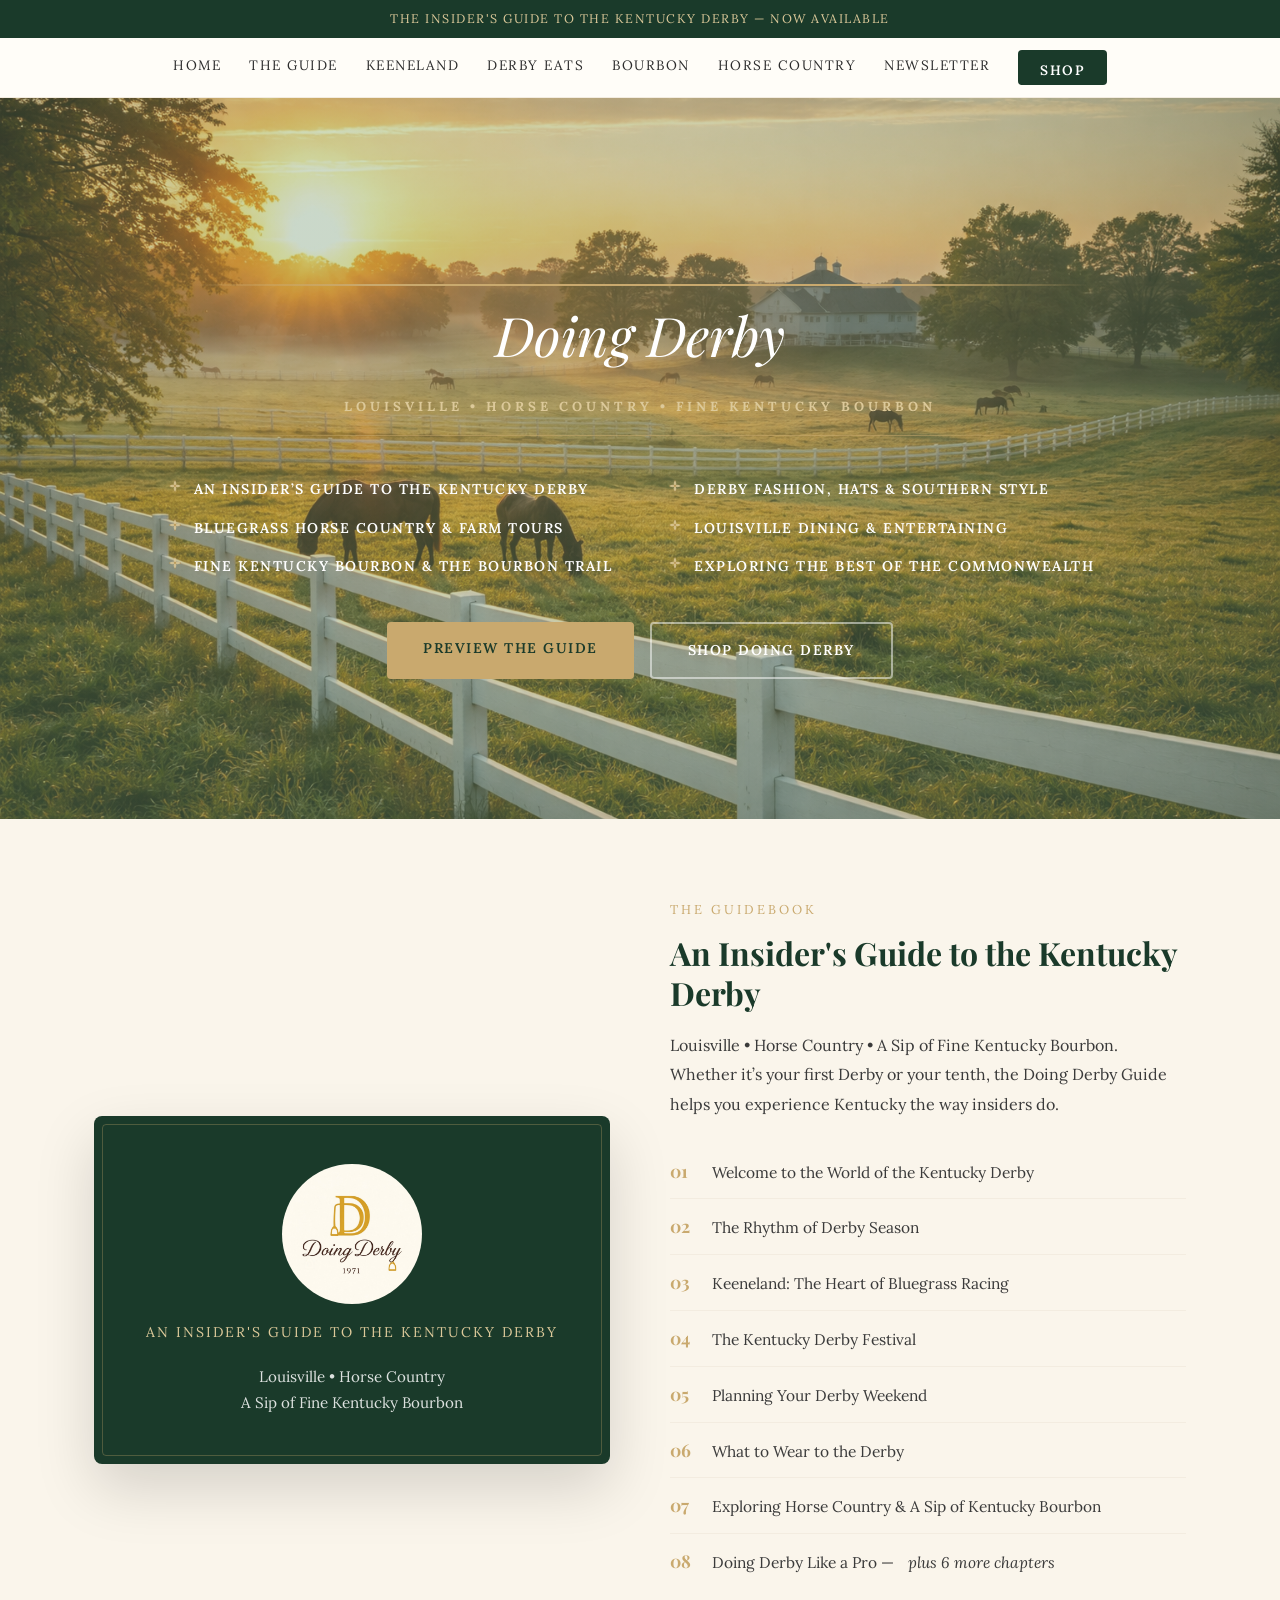
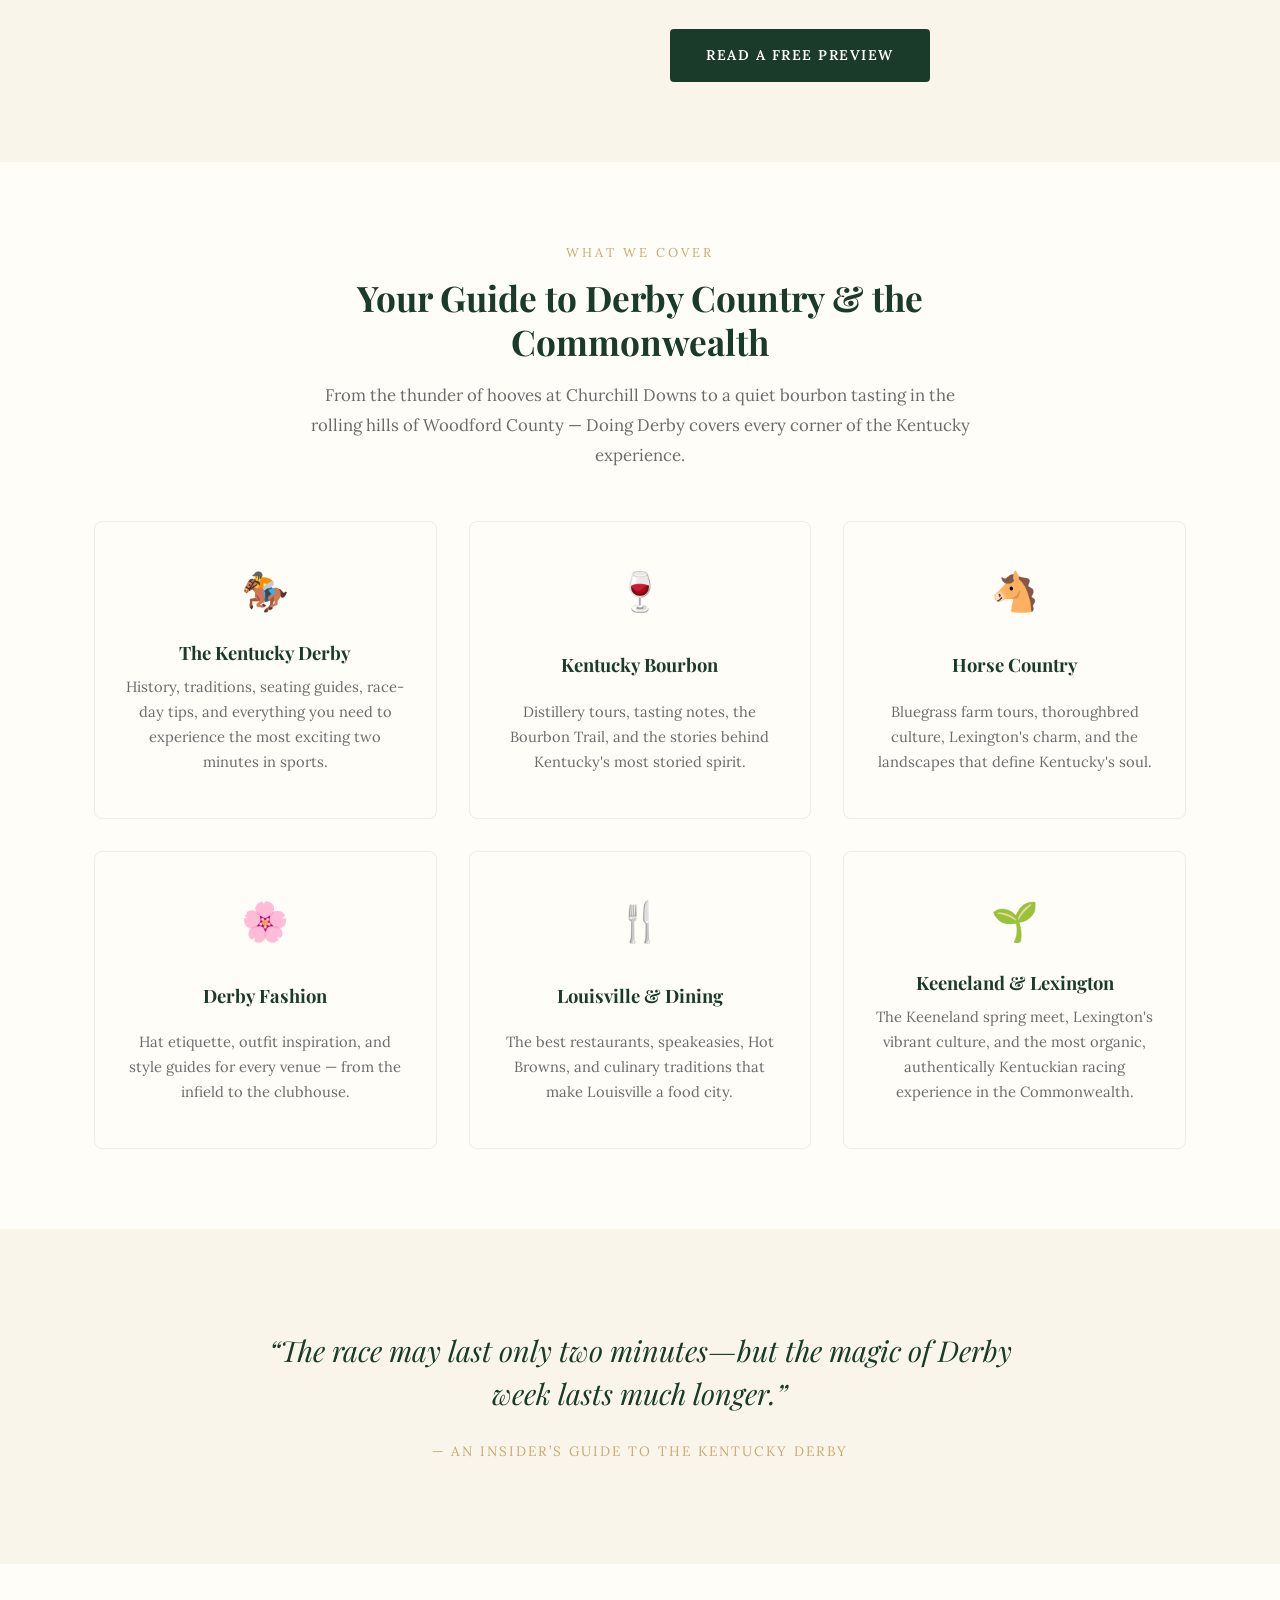
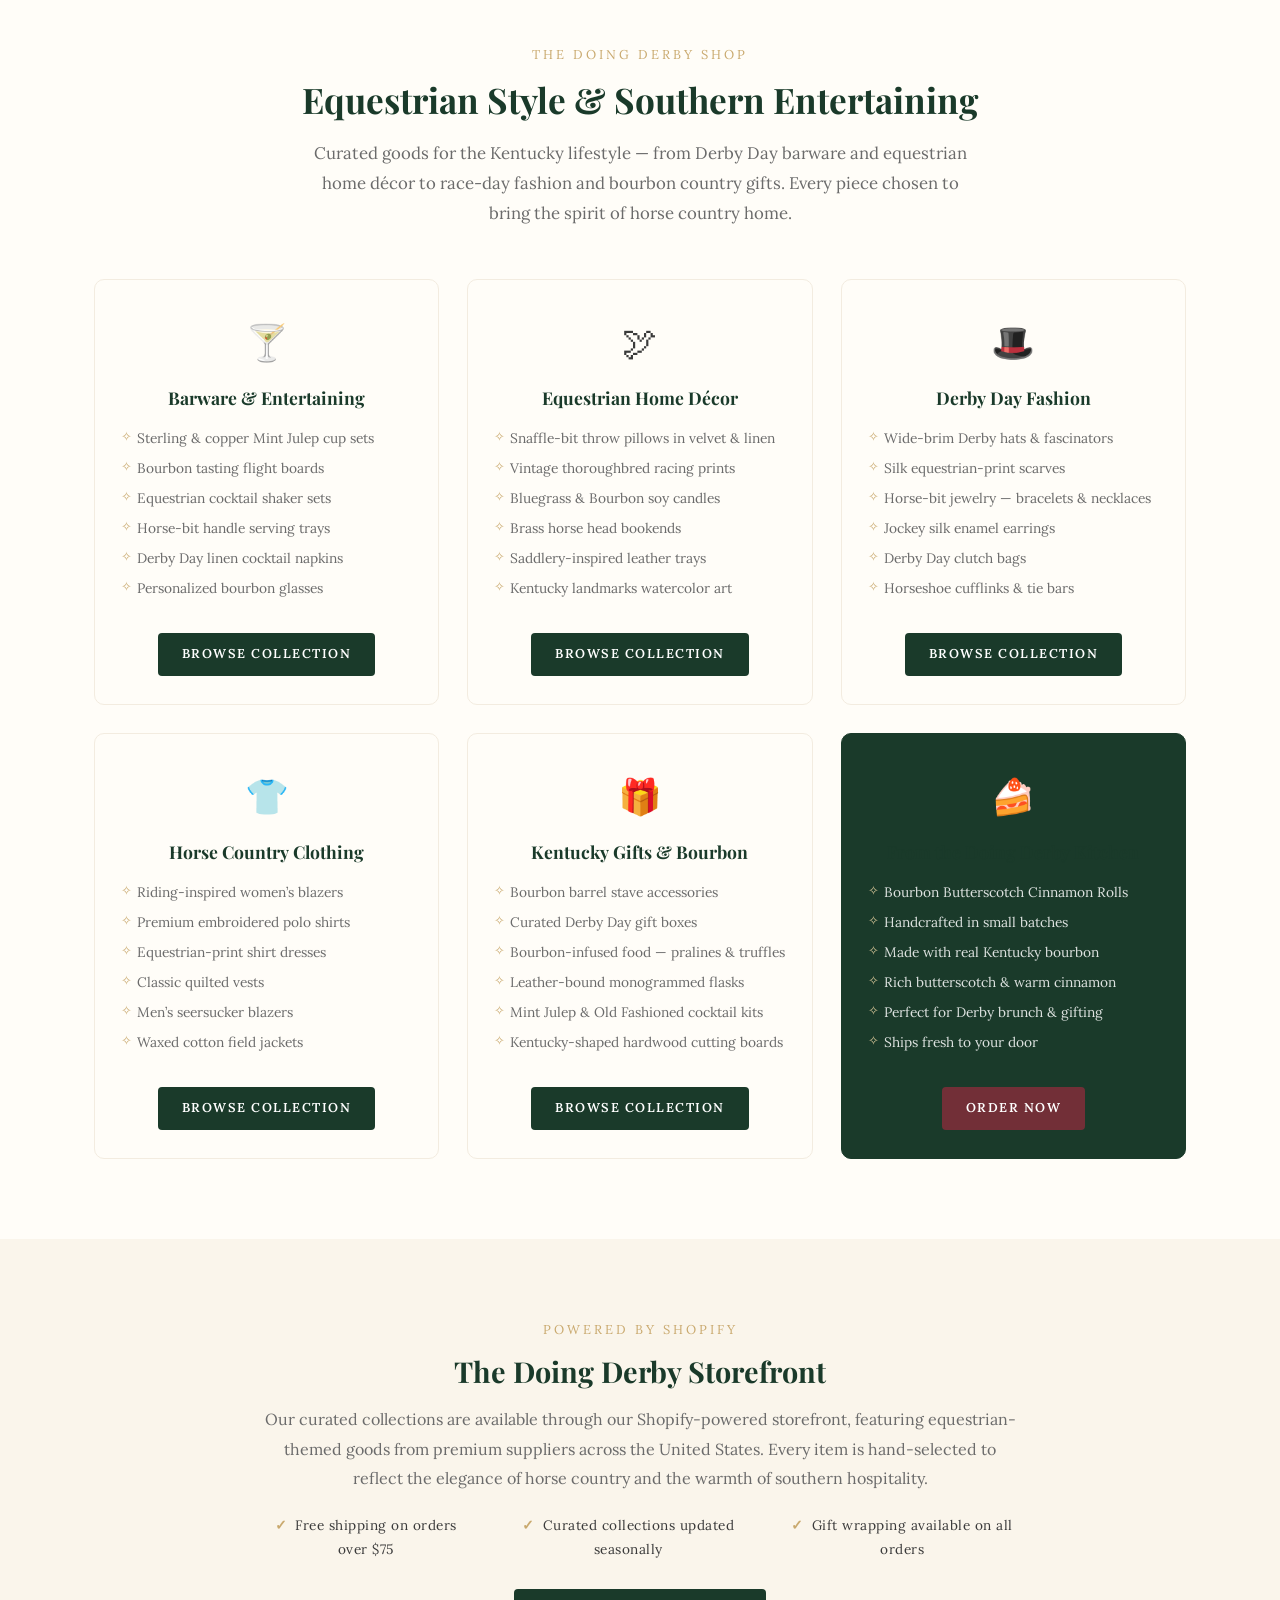
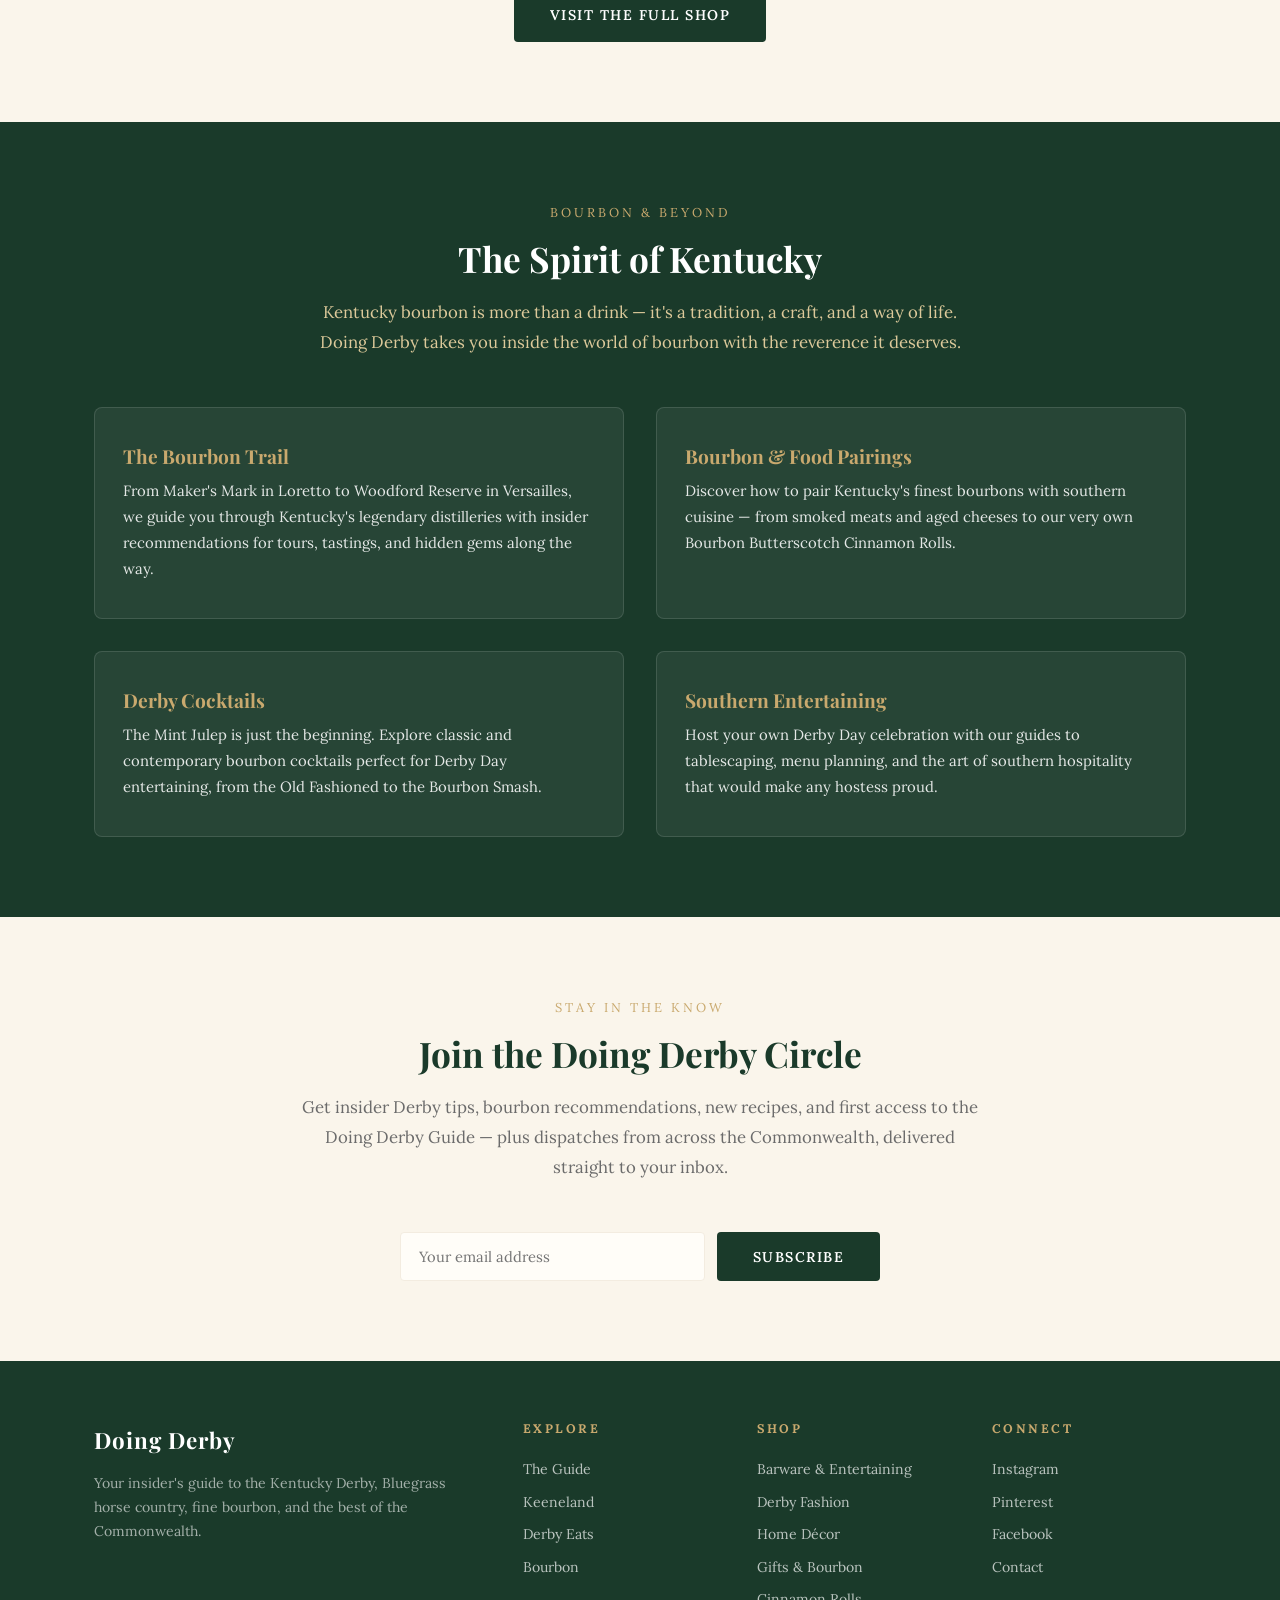
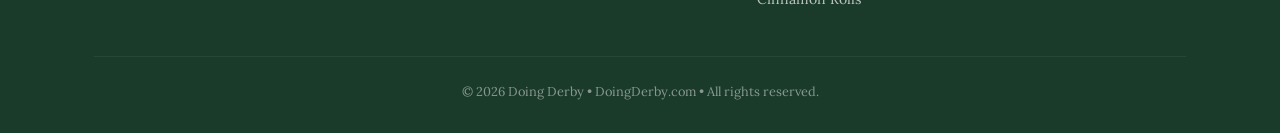
<file: index.html>
<!DOCTYPE html>
<html lang="en">
<head>
  <meta charset="UTF-8">
  <meta name="viewport" content="width=device-width, initial-scale=1.0">
  <title>Doing Derby — Your Insider's Guide to the Kentucky Derby, Bluegrass Horse Country, Bourbon and much more.amp; the Commonwealth</title>
  <meta name="description" content="Doing Derby is your authority on the Kentucky Derby, Louisville, Bluegrass Horse Country, Fine Bourbon, Keeneland Race Course, and exploring the best of the Commonwealth of Kentucky.">
  <link rel="preconnect" href="https://fonts.googleapis.com">
  <link rel="preconnect" href="https://fonts.gstatic.com" crossorigin>
  
  <link href="https://fonts.googleapis.com/css2?family=Alex+Brush&family=Playfair+Display:ital,wght@0,400;0,700;1,400&family=Lora:ital,wght@0,400;0,600;1,400&display=swap" rel="stylesheet">
  
  <link rel="stylesheet" href="styles.css">
  </head>
<body>

<!-- Top Bar -->
<div class="top-bar">
  The Insider's Guide to the Kentucky Derby &mdash; Now Available
</div>

<!-- Header -->
<header class="site-header">
  <div class="container">
    <button class="nav-toggle" aria-label="Open menu" onclick="document.querySelector('.main-nav').classList.toggle('active')">
      <span></span><span></span><span></span>
    </button>
    <nav class="main-nav">
      <a href="index.html">Home</a>
      <a href="guide.html">The Guide</a>
      <a href="keeneland.html">Keeneland</a>
      <a href="churchill-food.html">Derby Eats</a>
      <a href="#bourbon">Bourbon</a>
      <a href="#topics">Horse Country</a>
      <a href="#subscribe">Newsletter</a>
      <a href="#shop" class="nav-shop-btn">Shop</a>
    </nav>
  </div>
</header>

<!-- Hero Banner -->
<section class="hero">
  <div class="hero-banner">
    <div class="hero-banner-inner">
      <div class="hero-banner-rule"></div>
      <div class="hero-banner-content">
  </div>
        <div class="hero-banner-center">          
          <h1 class="hero-banner-name">Doing Derby<h1>
          </div>
      <div class="hero-banner-right">      
            <div class="hero-banner-subtitle">Louisville &bull; Horse Country &bull; Fine Kentucky Bourbon</div>
      <div class="hero-banner-rule hero-banner-rule--thin"></div>
    </div>
  </div>
  <div class="hero-centered">
    <ul class="hero-bullets">
      <li>An Insider&rsquo;s Guide to the Kentucky Derby</li>
      <li>Bluegrass Horse Country &amp; Farm Tours</li>
      <li>Fine Kentucky Bourbon &amp; the Bourbon Trail</li>
      <li>Derby Fashion, Hats &amp; Southern Style</li>
      <li>Louisville Dining &amp; Entertaining</li>
      <li>Exploring the Best of the Commonwealth</li>
    </ul>
    <div class="hero-buttons">
      <a href="guide.html" class="btn btn-gold">Preview the Guide</a>
      <a href="#shop" class="btn btn-outline">Shop Doing Derby</a>
    </div>
  </div>
</section>

<!-- Guide Preview -->
<section class="section section--cream" id="guide">
  <div class="container">
    <div class="guide-preview">
      <div class="guide-mockup">
        <img src="images/doing-derby-logo-light.png" alt="Doing Derby 1971" class="guide-mockup-logo">
        <div class="guide-subtitle">An Insider's Guide to the Kentucky Derby</div>
        <p>Louisville &bull; Horse Country<br>A Sip of Fine Kentucky Bourbon</p>
      </div>
      <div class="guide-content">
        <span class="section-label">The Guidebook</span>
        <h2>An Insider's Guide to the Kentucky Derby</h2>
        <p>
          Louisville &bull; Horse Country &bull; A Sip of Fine Kentucky Bourbon. Whether it&rsquo;s your first Derby
          or your tenth, the Doing Derby Guide helps you experience Kentucky the way insiders do.
        </p>
        <ul class="toc-preview">
          <li><span class="toc-num">01</span> Welcome to the World of the Kentucky Derby</li>
          <li><span class="toc-num">02</span> The Rhythm of Derby Season</li>
          <li><span class="toc-num">03</span> Keeneland: The Heart of Bluegrass Racing</li>
          <li><span class="toc-num">04</span> The Kentucky Derby Festival</li>
          <li><span class="toc-num">05</span> Planning Your Derby Weekend</li>
          <li><span class="toc-num">06</span> What to Wear to the Derby</li>
          <li><span class="toc-num">07</span> Exploring Horse Country &amp; A Sip of Kentucky Bourbon</li>
          <li><span class="toc-num">08</span> Doing Derby Like a Pro &mdash; <em>plus 6 more chapters</em></li>
        </ul>
        <a href="guide.html" class="btn btn-hunter">Read a Free Preview</a>
      </div>
    </div>
  </div>
</section>

<!-- What We Cover / Topics -->
<section class="section" id="topics">
  <div class="container">
    <div class="section-header">
      <span class="section-label">What We Cover</span>
      <h2>Your Guide to Derby Country &amp; the Commonwealth</h2>
      <p>From the thunder of hooves at Churchill Downs to a quiet bourbon tasting in the rolling hills of Woodford County &mdash; Doing Derby covers every corner of the Kentucky experience.</p>
    </div>
    <div class="topics-grid">
      <div class="topic-card">
        <span class="topic-icon" aria-hidden="true">&#127943;</span>
        <h3>The Kentucky Derby</h3>
        <p>History, traditions, seating guides, race-day tips, and everything you need to experience the most exciting two minutes in sports.</p>
      </div>
      <div class="topic-card">
        <span class="topic-icon" aria-hidden="true">&#127863;</span>
        <h3>Kentucky Bourbon</h3>
        <p>Distillery tours, tasting notes, the Bourbon Trail, and the stories behind Kentucky's most storied spirit.</p>
      </div>
      <div class="topic-card">
        <span class="topic-icon" aria-hidden="true">&#128052;</span>
        <h3>Horse Country</h3>
        <p>Bluegrass farm tours, thoroughbred culture, Lexington's charm, and the landscapes that define Kentucky's soul.</p>
      </div>
      <div class="topic-card">
        <span class="topic-icon" aria-hidden="true">&#127800;</span>
        <h3>Derby Fashion</h3>
        <p>Hat etiquette, outfit inspiration, and style guides for every venue &mdash; from the infield to the clubhouse.</p>
      </div>
      <div class="topic-card">
        <span class="topic-icon" aria-hidden="true">&#127860;</span>
        <h3>Louisville &amp; Dining</h3>
        <p>The best restaurants, speakeasies, Hot Browns, and culinary traditions that make Louisville a food city.</p>
      </div>
      <div class="topic-card">
        <span class="topic-icon" aria-hidden="true">&#127793;</span>
        <h3>Keeneland &amp; Lexington</h3>
        <p>The Keeneland spring meet, Lexington's vibrant culture, and the most organic, authentically Kentuckian racing experience in the Commonwealth.</p>
      </div>
    </div>
  </div>
</section>

<!-- Pull Quote -->
<section class="section section--cream">
  <div class="container">
    <div class="pull-quote">
      <blockquote>&ldquo;The race may last only two minutes&mdash;but the magic of Derby week lasts much longer.&rdquo;</blockquote>
      <cite>&mdash; An Insider&rsquo;s Guide to the Kentucky Derby</cite>
    </div>
  </div>
</section>

<!-- Featured Product: Cinnamon Rolls -->
<section class="section" id="shop">
  <div class="container">
    <div class="section-header">
      <span class="section-label">The Doing Derby Shop</span>
      <h2>Equestrian Style &amp; Southern Entertaining</h2>
      <p>Curated goods for the Kentucky lifestyle &mdash; from Derby Day barware and equestrian home d&eacute;cor to race-day fashion and bourbon country gifts. Every piece chosen to bring the spirit of horse country home.</p>
    </div>

    <!-- Shop Categories Grid -->
    <div class="shop-grid">
      <div class="shop-card">
        <span class="shop-card-icon" aria-hidden="true">&#127864;</span>
        <h3>Barware &amp; Entertaining</h3>
        <ul class="shop-card-list">
          <li>Sterling &amp; copper Mint Julep cup sets</li>
          <li>Bourbon tasting flight boards</li>
          <li>Equestrian cocktail shaker sets</li>
          <li>Horse-bit handle serving trays</li>
          <li>Derby Day linen cocktail napkins</li>
          <li>Personalized bourbon glasses</li>
        </ul>
        <a href="#" class="btn btn-hunter btn-sm">Browse Collection</a>
      </div>
      <div class="shop-card">
        <span class="shop-card-icon" aria-hidden="true">&#128330;</span>
        <h3>Equestrian Home D&eacute;cor</h3>
        <ul class="shop-card-list">
          <li>Snaffle-bit throw pillows in velvet &amp; linen</li>
          <li>Vintage thoroughbred racing prints</li>
          <li>Bluegrass &amp; Bourbon soy candles</li>
          <li>Brass horse head bookends</li>
          <li>Saddlery-inspired leather trays</li>
          <li>Kentucky landmarks watercolor art</li>
        </ul>
        <a href="#" class="btn btn-hunter btn-sm">Browse Collection</a>
      </div>
      <div class="shop-card">
        <span class="shop-card-icon" aria-hidden="true">&#127913;</span>
        <h3>Derby Day Fashion</h3>
        <ul class="shop-card-list">
          <li>Wide-brim Derby hats &amp; fascinators</li>
          <li>Silk equestrian-print scarves</li>
          <li>Horse-bit jewelry &mdash; bracelets &amp; necklaces</li>
          <li>Jockey silk enamel earrings</li>
          <li>Derby Day clutch bags</li>
          <li>Horseshoe cufflinks &amp; tie bars</li>
        </ul>
        <a href="#" class="btn btn-hunter btn-sm">Browse Collection</a>
      </div>
      <div class="shop-card">
        <span class="shop-card-icon" aria-hidden="true">&#128085;</span>
        <h3>Horse Country Clothing</h3>
        <ul class="shop-card-list">
          <li>Riding-inspired women&rsquo;s blazers</li>
          <li>Premium embroidered polo shirts</li>
          <li>Equestrian-print shirt dresses</li>
          <li>Classic quilted vests</li>
          <li>Men&rsquo;s seersucker blazers</li>
          <li>Waxed cotton field jackets</li>
        </ul>
        <a href="#" class="btn btn-hunter btn-sm">Browse Collection</a>
      </div>
      <div class="shop-card">
        <span class="shop-card-icon" aria-hidden="true">&#127873;</span>
        <h3>Kentucky Gifts &amp; Bourbon</h3>
        <ul class="shop-card-list">
          <li>Bourbon barrel stave accessories</li>
          <li>Curated Derby Day gift boxes</li>
          <li>Bourbon-infused food &mdash; pralines &amp; truffles</li>
          <li>Leather-bound monogrammed flasks</li>
          <li>Mint Julep &amp; Old Fashioned cocktail kits</li>
          <li>Kentucky-shaped hardwood cutting boards</li>
        </ul>
        <a href="#" class="btn btn-hunter btn-sm">Browse Collection</a>
      </div>
      <div class="shop-card shop-card--featured">
        <span class="shop-card-icon" aria-hidden="true">&#127856;</span>
        <h3>From the Doing Derby Kitchen</h3>
        <ul class="shop-card-list">
          <li>Bourbon Butterscotch Cinnamon Rolls</li>
          <li>Handcrafted in small batches</li>
          <li>Made with real Kentucky bourbon</li>
          <li>Rich butterscotch &amp; warm cinnamon</li>
          <li>Perfect for Derby brunch &amp; gifting</li>
          <li>Ships fresh to your door</li>
        </ul>
        <a href="#" class="btn btn-burgundy btn-sm" id="shopify-link">Order Now</a>
      </div>
    </div>
  </div>
</section>

<!-- Shopify Integration Note -->
<section class="section section--cream" id="shopify-info">
  <div class="container">
    <div class="shopify-banner">
      <div class="shopify-banner-content">
        <span class="section-label">Powered by Shopify</span>
        <h2>The Doing Derby Storefront</h2>
        <p>
          Our curated collections are available through our Shopify-powered storefront, featuring equestrian-themed
          goods from premium suppliers across the United States. Every item is hand-selected to reflect the elegance
          of horse country and the warmth of southern hospitality.
        </p>
        <ul class="shopify-features">
          <li>Free shipping on orders over $75</li>
          <li>Curated collections updated seasonally</li>
          <li>Gift wrapping available on all orders</li>
        </ul>
        <a href="#" class="btn btn-hunter">Visit the Full Shop</a>
      </div>
    </div>
  </div>
</section>

<!-- Bourbon & Lifestyle -->
<section class="section section--hunter" id="bourbon">
  <div class="container">
    <div class="section-header">
      <span class="section-label" style="color:var(--gold);">Bourbon &amp; Beyond</span>
      <h2>The Spirit of Kentucky</h2>
      <p>Kentucky bourbon is more than a drink &mdash; it's a tradition, a craft, and a way of life. Doing Derby takes you inside the world of bourbon with the reverence it deserves.</p>
    </div>
    <div class="lifestyle-grid">
      <div class="lifestyle-card">
        <h3>The Bourbon Trail</h3>
        <p>From Maker's Mark in Loretto to Woodford Reserve in Versailles, we guide you through Kentucky's legendary distilleries with insider recommendations for tours, tastings, and hidden gems along the way.</p>
      </div>
      <div class="lifestyle-card">
        <h3>Bourbon &amp; Food Pairings</h3>
        <p>Discover how to pair Kentucky's finest bourbons with southern cuisine &mdash; from smoked meats and aged cheeses to our very own Bourbon Butterscotch Cinnamon Rolls.</p>
      </div>
      <div class="lifestyle-card">
        <h3>Derby Cocktails</h3>
        <p>The Mint Julep is just the beginning. Explore classic and contemporary bourbon cocktails perfect for Derby Day entertaining, from the Old Fashioned to the Bourbon Smash.</p>
      </div>
      <div class="lifestyle-card">
        <h3>Southern Entertaining</h3>
        <p>Host your own Derby Day celebration with our guides to tablescaping, menu planning, and the art of southern hospitality that would make any hostess proud.</p>
      </div>
    </div>
  </div>
</section>

<!-- Newsletter -->
<section class="section section--cream" id="subscribe">
  <div class="container">
    <div class="section-header">
      <span class="section-label">Stay in the Know</span>
      <h2>Join the Doing Derby Circle</h2>
      <p>Get insider Derby tips, bourbon recommendations, new recipes, and first access to the Doing Derby Guide &mdash; plus dispatches from across the Commonwealth, delivered straight to your inbox.</p>
    </div>
    <form class="newsletter-form" name="newsletter" method="POST" data-netlify="true">
      <input type="email" name="email" placeholder="Your email address" required aria-label="Email address">
      <button type="submit" class="btn btn-hunter">Subscribe</button>
    </form>
  </div>
</section>

<!-- Footer -->
<footer class="site-footer">
  <div class="container">
    <div class="footer-grid">
      <div class="footer-brand">
        <span class="logo-text">Doing Derby</span>
        <p>Your insider's guide to the Kentucky Derby, Bluegrass horse country, fine bourbon, and the best of the Commonwealth.</p>
      </div>
      <div class="footer-col">
        <h4>Explore</h4>
        <a href="guide.html">The Guide</a>
        <a href="keeneland.html">Keeneland</a>
        <a href="churchill-food.html">Derby Eats</a>
        <a href="#bourbon">Bourbon</a>
      </div>
      <div class="footer-col">
        <h4>Shop</h4>
        <a href="#shop">Barware &amp; Entertaining</a>
        <a href="#shop">Derby Fashion</a>
        <a href="#shop">Home D&eacute;cor</a>
        <a href="#shop">Gifts &amp; Bourbon</a>
        <a href="#shop">Cinnamon Rolls</a>
      </div>
      <div class="footer-col">
        <h4>Connect</h4>
        <a href="#">Instagram</a>
        <a href="#">Pinterest</a>
        <a href="#">Facebook</a>
        <a href="mailto:hello@doingderby.com">Contact</a>
      </div>
    </div>
    <div class="footer-bottom">
      <p>&copy; 2026 Doing Derby &bull; DoingDerby.com &bull; All rights reserved.</p>
    </div>
  </div>
</footer>

</body>
</html>
</file>
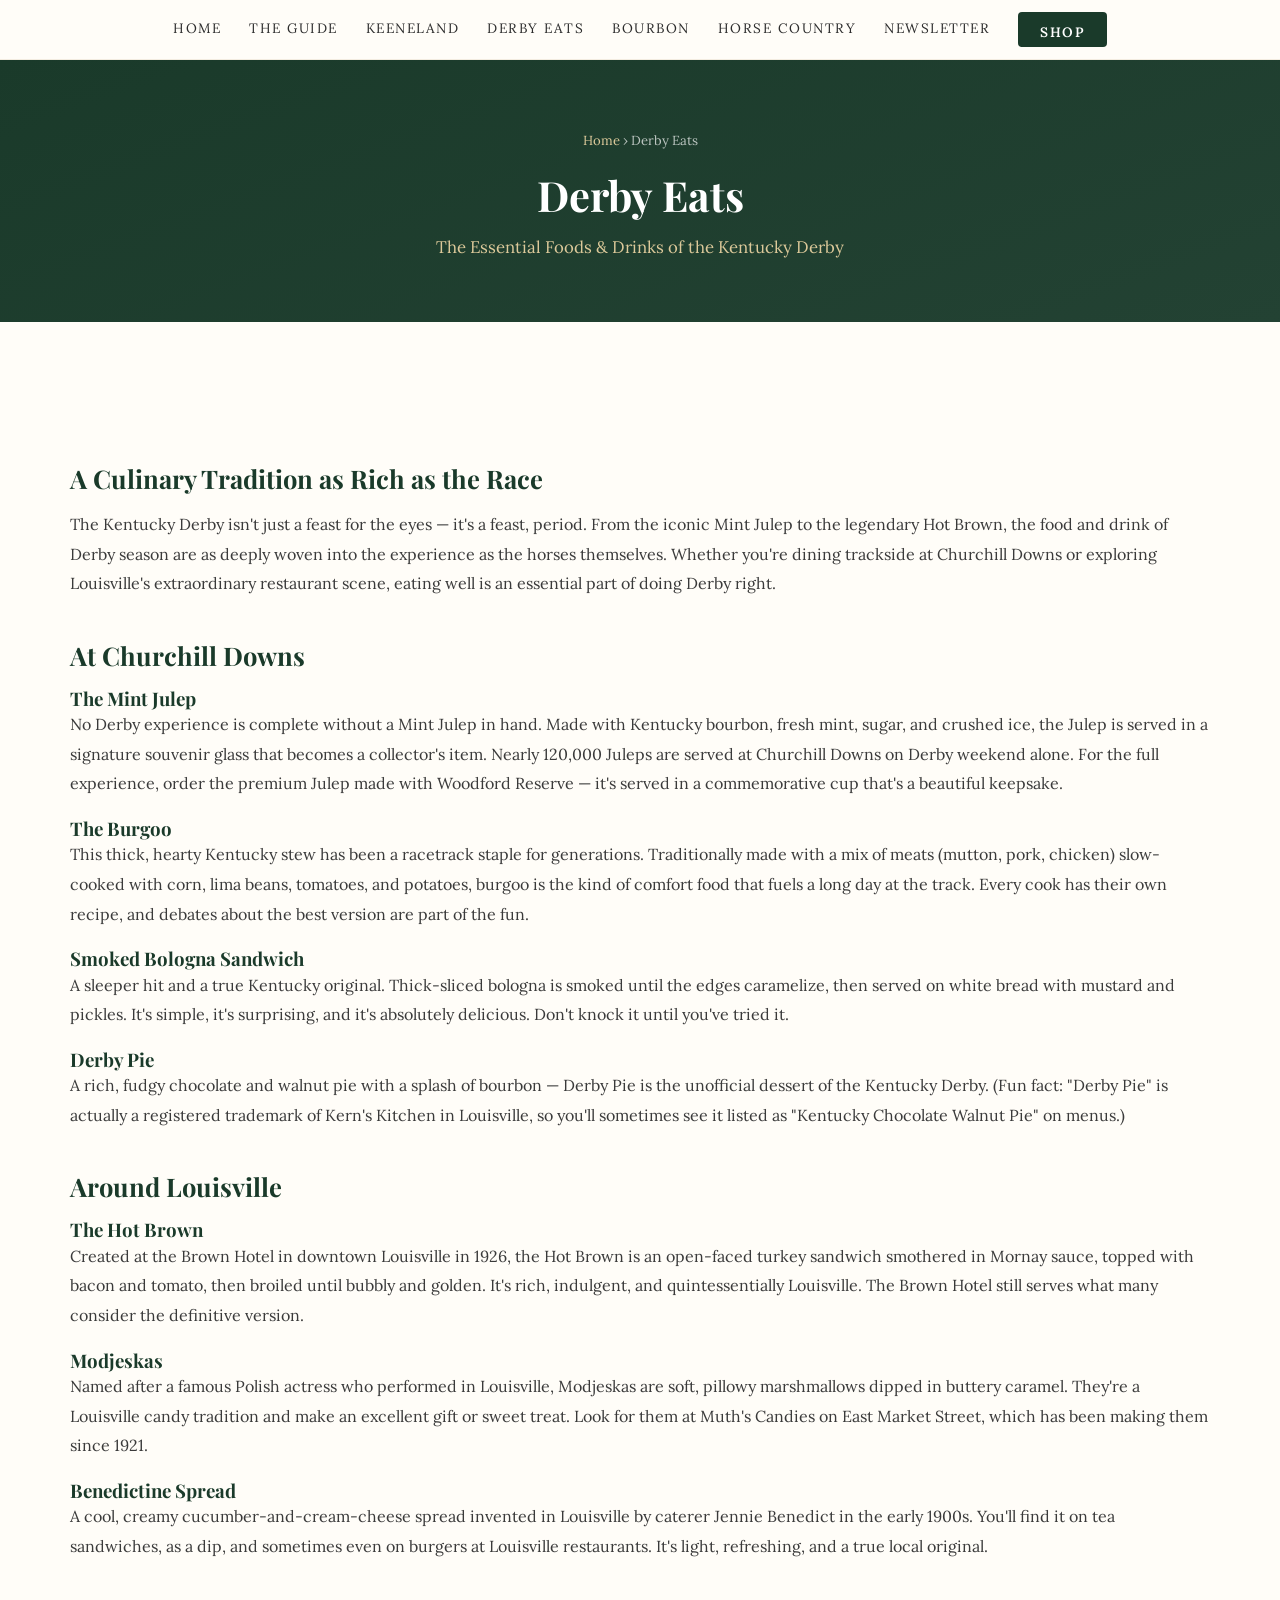
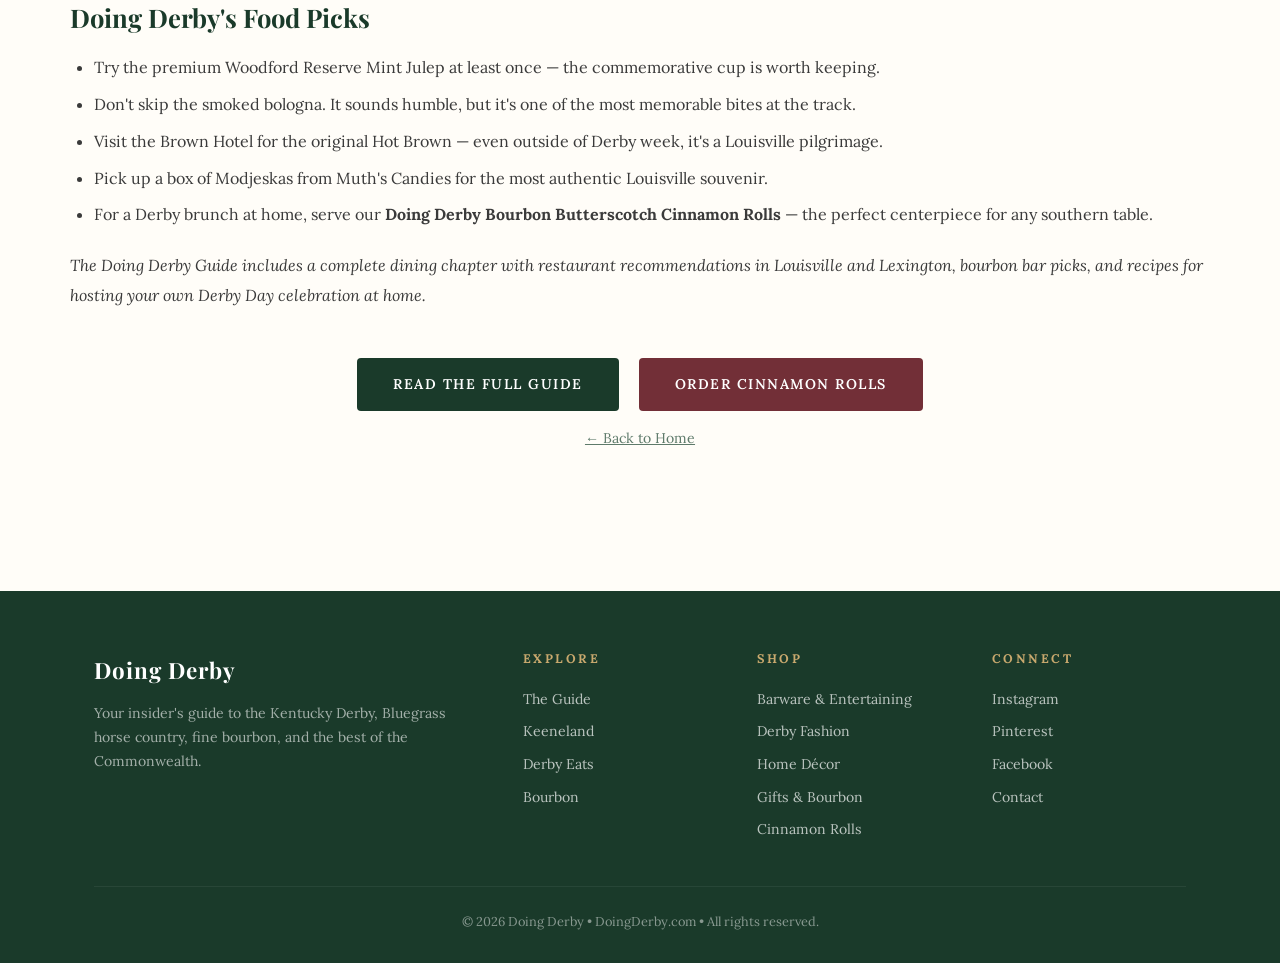
<file: churchill-food.html>
<!DOCTYPE html>
<html lang="en">
<head>
  <meta charset="UTF-8">
  <meta name="viewport" content="width=device-width, initial-scale=1.0">
  <title>Derby Eats — Must-Try Foods at Churchill Downs &amp; Beyond | Doing Derby</title>
  <meta name="description" content="From Mint Juleps to Hot Browns, discover the essential foods and drinks of the Kentucky Derby at Churchill Downs and around Louisville.">
  <link rel="preconnect" href="https://fonts.googleapis.com">
  <link rel="preconnect" href="https://fonts.gstatic.com" crossorigin>
  <link href="https://fonts.googleapis.com/css2?family=Playfair+Display:ital,wght@0,400;0,700;1,400&family=Lora:ital,wght@0,400;0,600;1,400&display=swap" rel="stylesheet">
  <link rel="icon" type="image/png" href="images/doing-derby-logo.png">
  <link rel="stylesheet" href="styles.css">
</head>
<body>

<!-- Header -->
<header class="site-header">
  <div class="container">
    <button class="nav-toggle" aria-label="Open menu" onclick="document.querySelector('.main-nav').classList.toggle('active')">
      <span></span><span></span><span></span>
    </button>
    <nav class="main-nav">
      <a href="index.html">Home</a>
      <a href="guide.html">The Guide</a>
      <a href="keeneland.html">Keeneland</a>
      <a href="churchill-food.html">Derby Eats</a>
      <a href="index.html#bourbon">Bourbon</a>
      <a href="index.html#topics">Horse Country</a>
      <a href="index.html#subscribe">Newsletter</a>
      <a href="index.html#shop" class="nav-shop-btn">Shop</a>
    </nav>
  </div>
</header>

<!-- Page Hero -->
<section class="page-hero">
  <div class="breadcrumb"><a href="index.html">Home</a> &rsaquo; Derby Eats</div>
  <h1>Derby Eats</h1>
  <p>The Essential Foods &amp; Drinks of the Kentucky Derby</p>
</section>

<!-- Content -->
<section class="section">
  <div class="container page-content">

    <h2>A Culinary Tradition as Rich as the Race</h2>
    <p>
      The Kentucky Derby isn't just a feast for the eyes &mdash; it's a feast, period. From the iconic
      Mint Julep to the legendary Hot Brown, the food and drink of Derby season are as deeply woven
      into the experience as the horses themselves. Whether you're dining trackside at Churchill Downs
      or exploring Louisville's extraordinary restaurant scene, eating well is an essential part of
      doing Derby right.
    </p>

    <h2>At Churchill Downs</h2>

    <h3>The Mint Julep</h3>
    <p>
      No Derby experience is complete without a Mint Julep in hand. Made with Kentucky bourbon,
      fresh mint, sugar, and crushed ice, the Julep is served in a signature souvenir glass that
      becomes a collector's item. Nearly 120,000 Juleps are served at Churchill Downs on Derby weekend
      alone. For the full experience, order the premium Julep made with Woodford Reserve &mdash; it's
      served in a commemorative cup that's a beautiful keepsake.
    </p>

    <h3>The Burgoo</h3>
    <p>
      This thick, hearty Kentucky stew has been a racetrack staple for generations. Traditionally
      made with a mix of meats (mutton, pork, chicken) slow-cooked with corn, lima beans, tomatoes,
      and potatoes, burgoo is the kind of comfort food that fuels a long day at the track. Every
      cook has their own recipe, and debates about the best version are part of the fun.
    </p>

    <h3>Smoked Bologna Sandwich</h3>
    <p>
      A sleeper hit and a true Kentucky original. Thick-sliced bologna is smoked until the edges
      caramelize, then served on white bread with mustard and pickles. It's simple, it's surprising,
      and it's absolutely delicious. Don't knock it until you've tried it.
    </p>

    <h3>Derby Pie</h3>
    <p>
      A rich, fudgy chocolate and walnut pie with a splash of bourbon &mdash; Derby Pie is the
      unofficial dessert of the Kentucky Derby. (Fun fact: "Derby Pie" is actually a registered
      trademark of Kern's Kitchen in Louisville, so you'll sometimes see it listed as "Kentucky
      Chocolate Walnut Pie" on menus.)
    </p>

    <h2>Around Louisville</h2>

    <h3>The Hot Brown</h3>
    <p>
      Created at the Brown Hotel in downtown Louisville in 1926, the Hot Brown is an open-faced
      turkey sandwich smothered in Mornay sauce, topped with bacon and tomato, then broiled until
      bubbly and golden. It's rich, indulgent, and quintessentially Louisville. The Brown Hotel
      still serves what many consider the definitive version.
    </p>

    <h3>Modjeskas</h3>
    <p>
      Named after a famous Polish actress who performed in Louisville, Modjeskas are soft,
      pillowy marshmallows dipped in buttery caramel. They're a Louisville candy tradition and
      make an excellent gift or sweet treat. Look for them at Muth's Candies on East Market Street,
      which has been making them since 1921.
    </p>

    <h3>Benedictine Spread</h3>
    <p>
      A cool, creamy cucumber-and-cream-cheese spread invented in Louisville by caterer Jennie
      Benedict in the early 1900s. You'll find it on tea sandwiches, as a dip, and sometimes
      even on burgers at Louisville restaurants. It's light, refreshing, and a true local original.
    </p>

    <h2>Doing Derby's Food Picks</h2>
    <ul>
      <li>Try the premium Woodford Reserve Mint Julep at least once &mdash; the commemorative cup is worth keeping.</li>
      <li>Don't skip the smoked bologna. It sounds humble, but it's one of the most memorable bites at the track.</li>
      <li>Visit the Brown Hotel for the original Hot Brown &mdash; even outside of Derby week, it's a Louisville pilgrimage.</li>
      <li>Pick up a box of Modjeskas from Muth's Candies for the most authentic Louisville souvenir.</li>
      <li>For a Derby brunch at home, serve our <strong>Doing Derby Bourbon Butterscotch Cinnamon Rolls</strong> &mdash; the perfect centerpiece for any southern table.</li>
    </ul>

    <p><em>
      The Doing Derby Guide includes a complete dining chapter with restaurant recommendations
      in Louisville and Lexington, bourbon bar picks, and recipes for hosting your own Derby Day
      celebration at home.
    </em></p>

    <div style="text-align:center; margin: 48px 0 0;">
      <a href="guide.html" class="btn btn-hunter">Read the Full Guide</a>
      <span style="display:inline-block; width:12px;"></span>
      <a href="index.html#shop" class="btn btn-burgundy">Order Cinnamon Rolls</a>
      <div style="margin-top: 12px;">
        <a href="index.html" style="font-size:.88rem; color:var(--sage);">&larr; Back to Home</a>
      </div>
    </div>
  </div>
</section>

<!-- Footer -->
<footer class="site-footer">
  <div class="container">
    <div class="footer-grid">
      <div class="footer-brand">
        <span class="logo-text">Doing Derby</span>
        <p>Your insider's guide to the Kentucky Derby, Bluegrass horse country, fine bourbon, and the best of the Commonwealth.</p>
      </div>
      <div class="footer-col">
        <h4>Explore</h4>
        <a href="guide.html">The Guide</a>
        <a href="keeneland.html">Keeneland</a>
        <a href="churchill-food.html">Derby Eats</a>
        <a href="index.html#bourbon">Bourbon</a>
      </div>
      <div class="footer-col">
        <h4>Shop</h4>
        <a href="index.html#shop">Barware &amp; Entertaining</a>
        <a href="index.html#shop">Derby Fashion</a>
        <a href="index.html#shop">Home D&eacute;cor</a>
        <a href="index.html#shop">Gifts &amp; Bourbon</a>
        <a href="index.html#shop">Cinnamon Rolls</a>
      </div>
      <div class="footer-col">
        <h4>Connect</h4>
        <a href="#">Instagram</a>
        <a href="#">Pinterest</a>
        <a href="#">Facebook</a>
        <a href="mailto:hello@doingderby.com">Contact</a>
      </div>
    </div>
    <div class="footer-bottom">
      <p>&copy; 2026 Doing Derby &bull; DoingDerby.com &bull; All rights reserved.</p>
    </div>
  </div>
</footer>

</body>
</html>
</file>
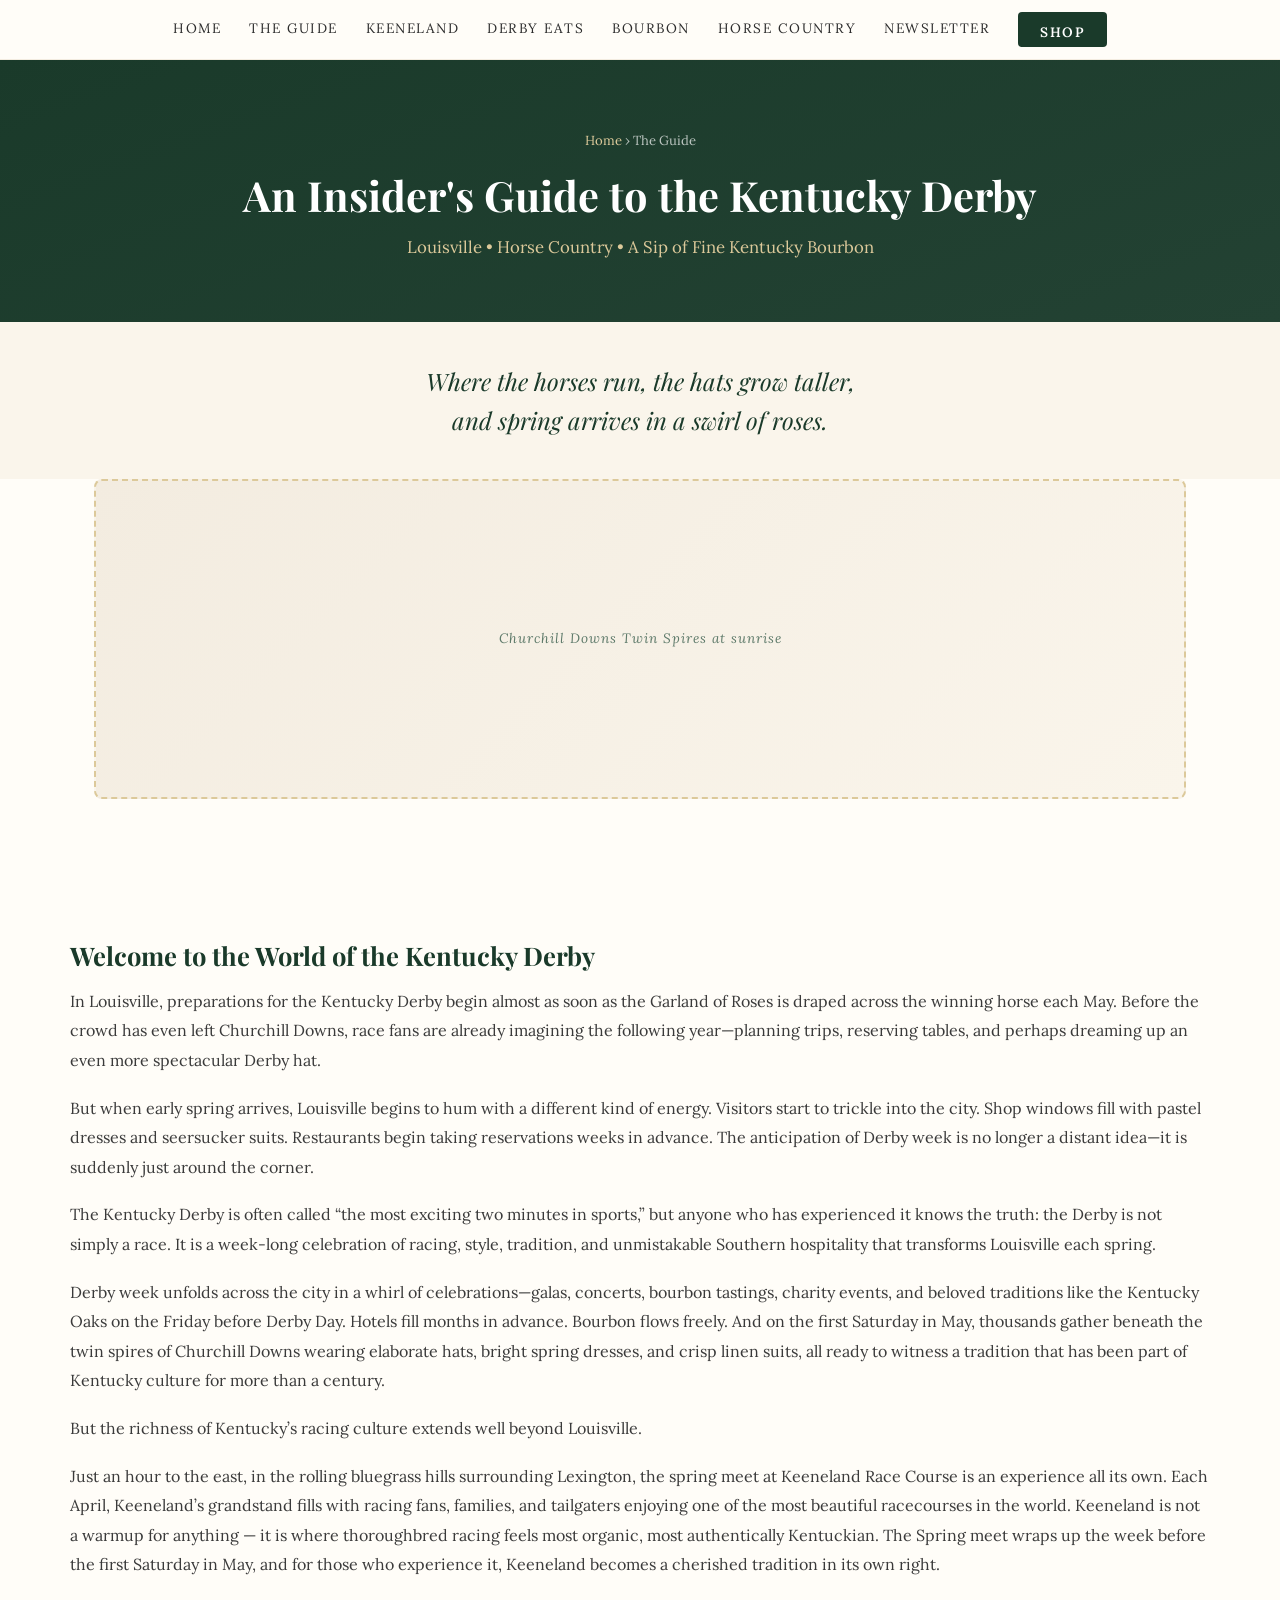
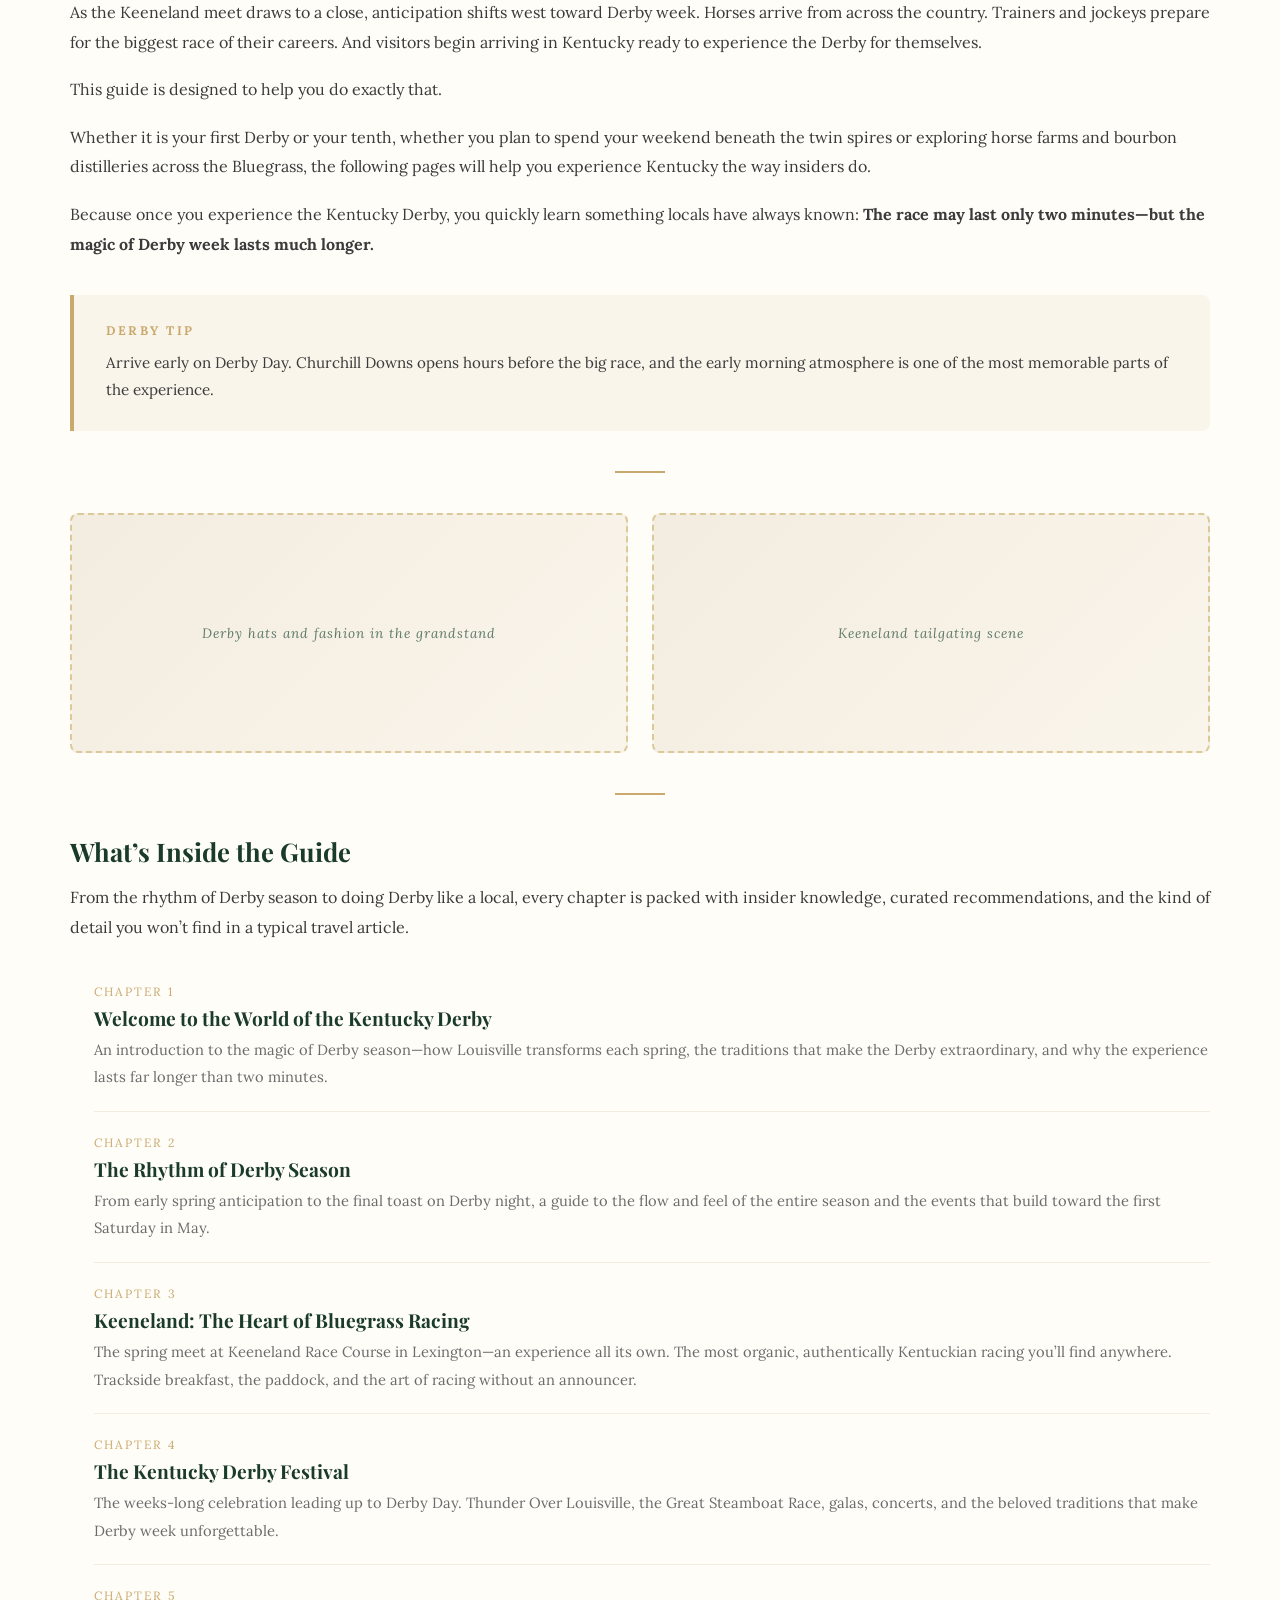
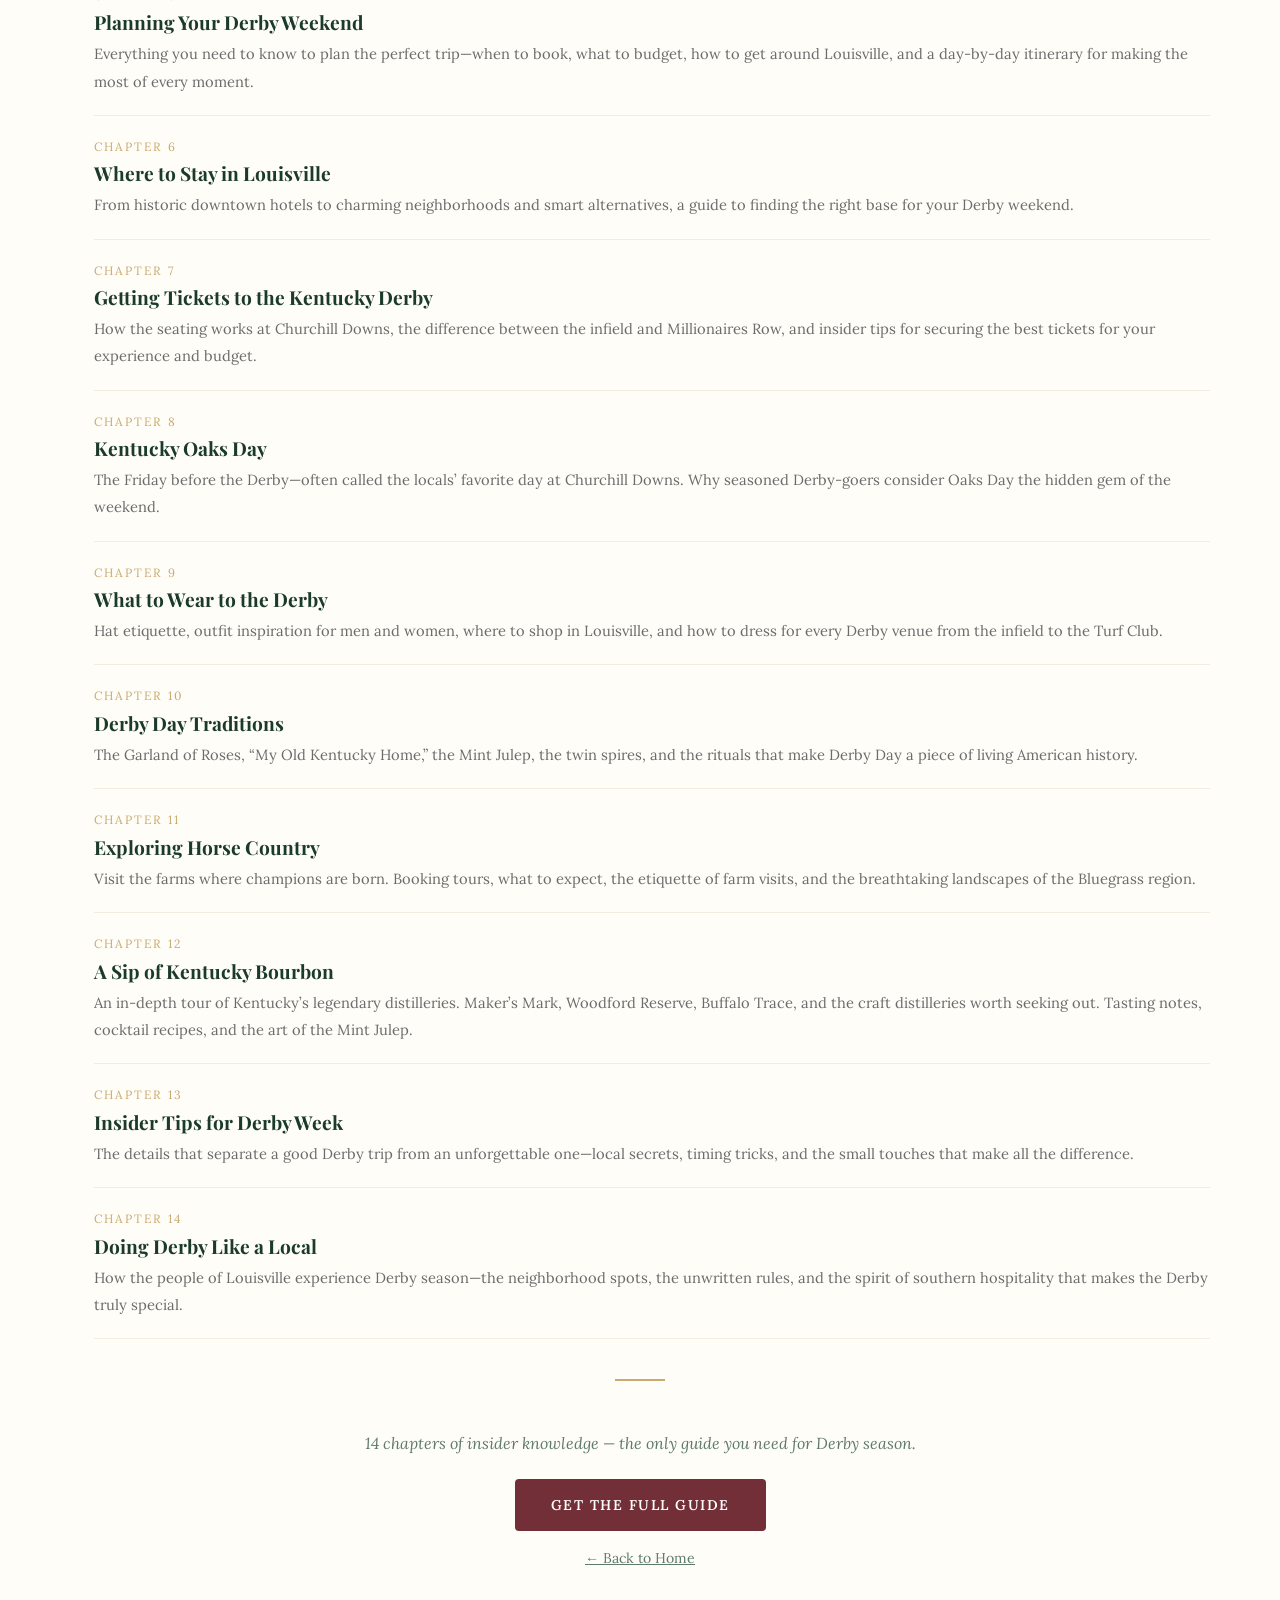
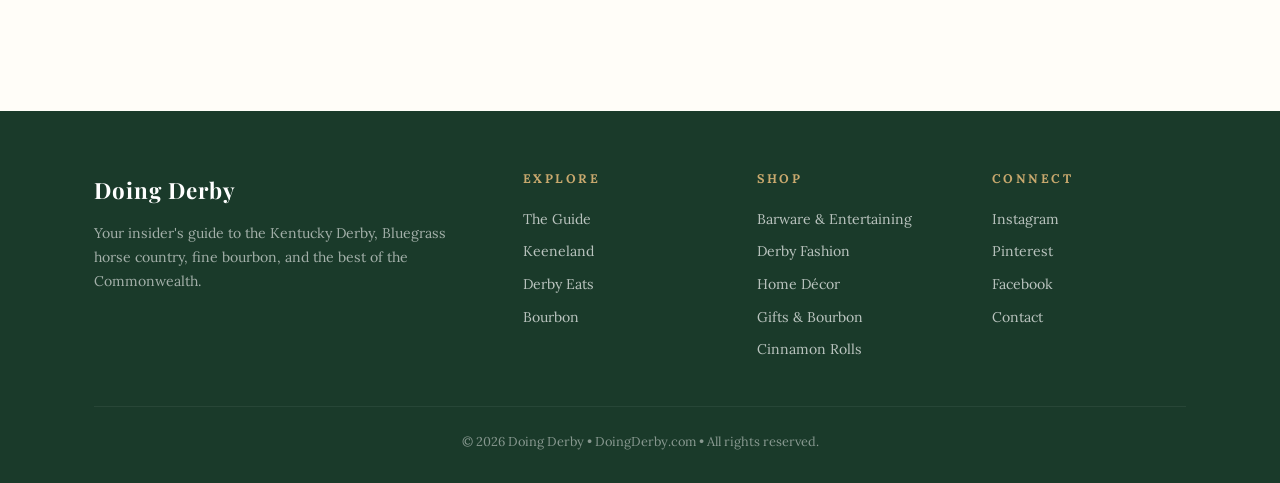
<file: guide.html>
<!DOCTYPE html>
<html lang="en">
<head>
  <meta charset="UTF-8">
  <meta name="viewport" content="width=device-width, initial-scale=1.0">
  <title>An Insider's Guide to the Kentucky Derby | Doing Derby</title>
  <meta name="description" content="An Insider's Guide to the Kentucky Derby — Louisville, Horse Country, and a Sip of Fine Kentucky Bourbon. 14 chapters of insider knowledge for Derby season.">
  <link rel="preconnect" href="https://fonts.googleapis.com">
  <link rel="preconnect" href="https://fonts.gstatic.com" crossorigin>
  <link href="https://fonts.googleapis.com/css2?family=Playfair+Display:ital,wght@0,400;0,700;1,400&family=Lora:ital,wght@0,400;0,600;1,400&display=swap" rel="stylesheet">
  <link rel="icon" type="image/png" href="images/doing-derby-logo.png">
  <link rel="stylesheet" href="styles.css">
</head>
<body>

<!-- Header -->
<header class="site-header">
  <div class="container">
    <button class="nav-toggle" aria-label="Open menu" onclick="document.querySelector('.main-nav').classList.toggle('active')">
      <span></span><span></span><span></span>
    </button>
    <nav class="main-nav">
      <a href="index.html">Home</a>
      <a href="guide.html">The Guide</a>
      <a href="keeneland.html">Keeneland</a>
      <a href="churchill-food.html">Derby Eats</a>
      <a href="index.html#bourbon">Bourbon</a>
      <a href="index.html#topics">Horse Country</a>
      <a href="index.html#subscribe">Newsletter</a>
      <a href="index.html#shop" class="nav-shop-btn">Shop</a>
    </nav>
  </div>
</header>

<!-- Page Hero -->
<section class="page-hero">
  <div class="breadcrumb"><a href="index.html">Home</a> &rsaquo; The Guide</div>
  <h1>An Insider's Guide to the Kentucky Derby</h1>
  <p>Louisville &bull; Horse Country &bull; A Sip of Fine Kentucky Bourbon</p>
</section>

<!-- Guide Subtitle Banner -->
<section class="section section--cream guide-subtitle-banner">
  <div class="container" style="text-align:center; max-width:760px;">
    <p class="guide-epigraph">Where the horses run, the hats grow taller,<br>and spring arrives in a swirl of roses.</p>
  </div>
</section>

<!-- Photo Feature: Twin Spires -->
<div class="photo-feature">
  <div class="photo-placeholder photo-placeholder--wide">
    <span class="photo-placeholder-label">Churchill Downs Twin Spires at sunrise</span>
  </div>
</div>

<!-- Guide Introduction -->
<section class="section">
  <div class="container page-content">

    <h2>Welcome to the World of the Kentucky Derby</h2>
    <p>
      In Louisville, preparations for the Kentucky Derby begin almost as soon as the Garland of Roses is draped across the winning horse each May. Before the crowd has even left Churchill Downs, race fans are already imagining the following year&mdash;planning trips, reserving tables, and perhaps dreaming up an even more spectacular Derby hat.
    </p>
    <p>
      But when early spring arrives, Louisville begins to hum with a different kind of energy. Visitors start to trickle into the city. Shop windows fill with pastel dresses and seersucker suits. Restaurants begin taking reservations weeks in advance. The anticipation of Derby week is no longer a distant idea&mdash;it is suddenly just around the corner.
    </p>
    <p>
      The Kentucky Derby is often called &ldquo;the most exciting two minutes in sports,&rdquo; but anyone who has experienced it knows the truth: the Derby is not simply a race. It is a week-long celebration of racing, style, tradition, and unmistakable Southern hospitality that transforms Louisville each spring.
    </p>
    <p>
      Derby week unfolds across the city in a whirl of celebrations&mdash;galas, concerts, bourbon tastings, charity events, and beloved traditions like the Kentucky Oaks on the Friday before Derby Day. Hotels fill months in advance. Bourbon flows freely. And on the first Saturday in May, thousands gather beneath the twin spires of Churchill Downs wearing elaborate hats, bright spring dresses, and crisp linen suits, all ready to witness a tradition that has been part of Kentucky culture for more than a century.
    </p>
    <p>
      But the richness of Kentucky&rsquo;s racing culture extends well beyond Louisville.
    </p>
    <p>
      Just an hour to the east, in the rolling bluegrass hills surrounding Lexington, the spring meet at Keeneland Race Course is an experience all its own. Each April, Keeneland&rsquo;s grandstand fills with racing fans, families, and tailgaters enjoying one of the most beautiful racecourses in the world. Keeneland is not a warmup for anything &mdash; it is where thoroughbred racing feels most organic, most authentically Kentuckian. The Spring meet wraps up the week before the first Saturday in May, and for those who experience it, Keeneland becomes a cherished tradition in its own right.
    </p>
    <p>
      As the Keeneland meet draws to a close, anticipation shifts west toward Derby week. Horses arrive from across the country. Trainers and jockeys prepare for the biggest race of their careers. And visitors begin arriving in Kentucky ready to experience the Derby for themselves.
    </p>
    <p>
      This guide is designed to help you do exactly that.
    </p>
    <p>
      Whether it is your first Derby or your tenth, whether you plan to spend your weekend beneath the twin spires or exploring horse farms and bourbon distilleries across the Bluegrass, the following pages will help you experience Kentucky the way insiders do.
    </p>
    <p>
      Because once you experience the Kentucky Derby, you quickly learn something locals have always known: <strong>The race may last only two minutes&mdash;but the magic of Derby week lasts much longer.</strong>
    </p>

    <!-- Derby Tip Callout -->
    <div class="derby-tip">
      <h4>Derby Tip</h4>
      <p>Arrive early on Derby Day. Churchill Downs opens hours before the big race, and the early morning atmosphere is one of the most memorable parts of the experience.</p>
    </div>

    <hr class="gold-rule" style="margin: 40px auto;">

    <!-- Photo Feature -->
    <div class="photo-feature-inline">
      <div class="photo-placeholder-grid">
        <div class="photo-placeholder photo-placeholder--half">
          <span class="photo-placeholder-label">Derby hats and fashion in the grandstand</span>
        </div>
        <div class="photo-placeholder photo-placeholder--half">
          <span class="photo-placeholder-label">Keeneland tailgating scene</span>
        </div>
      </div>
    </div>

    <hr class="gold-rule" style="margin: 40px auto;">

    <h2>What&rsquo;s Inside the Guide</h2>
    <p>From the rhythm of Derby season to doing Derby like a local, every chapter is packed with insider knowledge, curated recommendations, and the kind of detail you won&rsquo;t find in a typical travel article.</p>

    <ol class="chapter-list">
      <li>
        <h3>Welcome to the World of the Kentucky Derby</h3>
        <p>An introduction to the magic of Derby season&mdash;how Louisville transforms each spring, the traditions that make the Derby extraordinary, and why the experience lasts far longer than two minutes.</p>
      </li>
      <li>
        <h3>The Rhythm of Derby Season</h3>
        <p>From early spring anticipation to the final toast on Derby night, a guide to the flow and feel of the entire season and the events that build toward the first Saturday in May.</p>
      </li>
      <li>
        <h3>Keeneland: The Heart of Bluegrass Racing</h3>
        <p>The spring meet at Keeneland Race Course in Lexington&mdash;an experience all its own. The most organic, authentically Kentuckian racing you&rsquo;ll find anywhere. Trackside breakfast, the paddock, and the art of racing without an announcer.</p>
      </li>
      <li>
        <h3>The Kentucky Derby Festival</h3>
        <p>The weeks-long celebration leading up to Derby Day. Thunder Over Louisville, the Great Steamboat Race, galas, concerts, and the beloved traditions that make Derby week unforgettable.</p>
      </li>
      <li>
        <h3>Planning Your Derby Weekend</h3>
        <p>Everything you need to know to plan the perfect trip&mdash;when to book, what to budget, how to get around Louisville, and a day-by-day itinerary for making the most of every moment.</p>
      </li>
      <li>
        <h3>Where to Stay in Louisville</h3>
        <p>From historic downtown hotels to charming neighborhoods and smart alternatives, a guide to finding the right base for your Derby weekend.</p>
      </li>
      <li>
        <h3>Getting Tickets to the Kentucky Derby</h3>
        <p>How the seating works at Churchill Downs, the difference between the infield and Millionaires Row, and insider tips for securing the best tickets for your experience and budget.</p>
      </li>
      <li>
        <h3>Kentucky Oaks Day</h3>
        <p>The Friday before the Derby&mdash;often called the locals&rsquo; favorite day at Churchill Downs. Why seasoned Derby-goers consider Oaks Day the hidden gem of the weekend.</p>
      </li>
      <li>
        <h3>What to Wear to the Derby</h3>
        <p>Hat etiquette, outfit inspiration for men and women, where to shop in Louisville, and how to dress for every Derby venue from the infield to the Turf Club.</p>
      </li>
      <li>
        <h3>Derby Day Traditions</h3>
        <p>The Garland of Roses, &ldquo;My Old Kentucky Home,&rdquo; the Mint Julep, the twin spires, and the rituals that make Derby Day a piece of living American history.</p>
      </li>
      <li>
        <h3>Exploring Horse Country</h3>
        <p>Visit the farms where champions are born. Booking tours, what to expect, the etiquette of farm visits, and the breathtaking landscapes of the Bluegrass region.</p>
      </li>
      <li>
        <h3>A Sip of Kentucky Bourbon</h3>
        <p>An in-depth tour of Kentucky&rsquo;s legendary distilleries. Maker&rsquo;s Mark, Woodford Reserve, Buffalo Trace, and the craft distilleries worth seeking out. Tasting notes, cocktail recipes, and the art of the Mint Julep.</p>
      </li>
      <li>
        <h3>Insider Tips for Derby Week</h3>
        <p>The details that separate a good Derby trip from an unforgettable one&mdash;local secrets, timing tricks, and the small touches that make all the difference.</p>
      </li>
      <li>
        <h3>Doing Derby Like a Local</h3>
        <p>How the people of Louisville experience Derby season&mdash;the neighborhood spots, the unwritten rules, and the spirit of southern hospitality that makes the Derby truly special.</p>
      </li>
    </ol>

    <hr class="gold-rule" style="margin: 40px auto;">

    <div style="text-align:center; margin: 48px 0 0;">
      <p style="font-style:italic; color:var(--sage); margin-bottom: 20px;">14 chapters of insider knowledge &mdash; the only guide you need for Derby season.</p>
      <a href="#" class="btn btn-burgundy">Get the Full Guide</a>
      <div style="margin-top: 12px;">
        <a href="index.html" style="font-size:.88rem; color:var(--sage);">&larr; Back to Home</a>
      </div>
    </div>
  </div>
</section>

<!-- Footer -->
<footer class="site-footer">
  <div class="container">
    <div class="footer-grid">
      <div class="footer-brand">
        <span class="logo-text">Doing Derby</span>
        <p>Your insider's guide to the Kentucky Derby, Bluegrass horse country, fine bourbon, and the best of the Commonwealth.</p>
      </div>
      <div class="footer-col">
        <h4>Explore</h4>
        <a href="guide.html">The Guide</a>
        <a href="keeneland.html">Keeneland</a>
        <a href="churchill-food.html">Derby Eats</a>
        <a href="index.html#bourbon">Bourbon</a>
      </div>
      <div class="footer-col">
        <h4>Shop</h4>
        <a href="index.html#shop">Barware &amp; Entertaining</a>
        <a href="index.html#shop">Derby Fashion</a>
        <a href="index.html#shop">Home D&eacute;cor</a>
        <a href="index.html#shop">Gifts &amp; Bourbon</a>
        <a href="index.html#shop">Cinnamon Rolls</a>
      </div>
      <div class="footer-col">
        <h4>Connect</h4>
        <a href="#">Instagram</a>
        <a href="#">Pinterest</a>
        <a href="#">Facebook</a>
        <a href="mailto:hello@doingderby.com">Contact</a>
      </div>
    </div>
    <div class="footer-bottom">
      <p>&copy; 2026 Doing Derby &bull; DoingDerby.com &bull; All rights reserved.</p>
    </div>
  </div>
</footer>

</body>
</html>
</file>
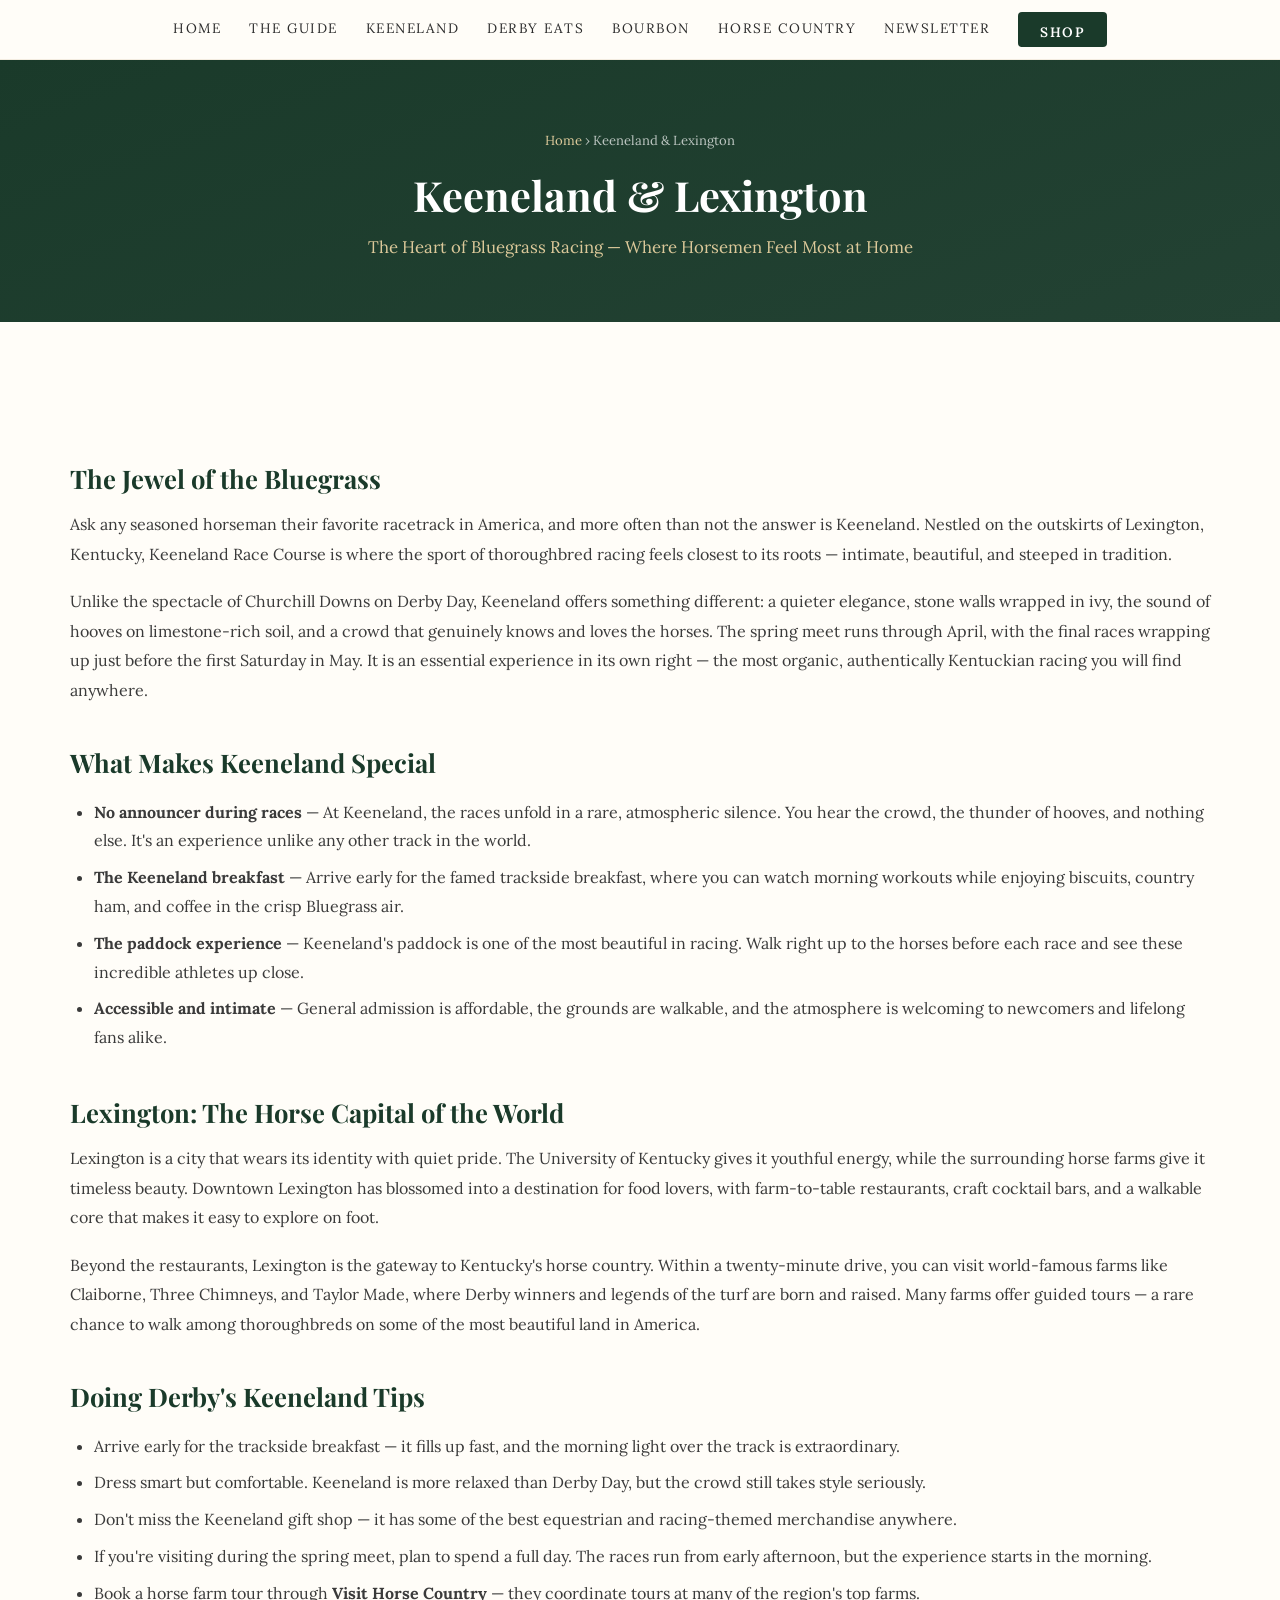
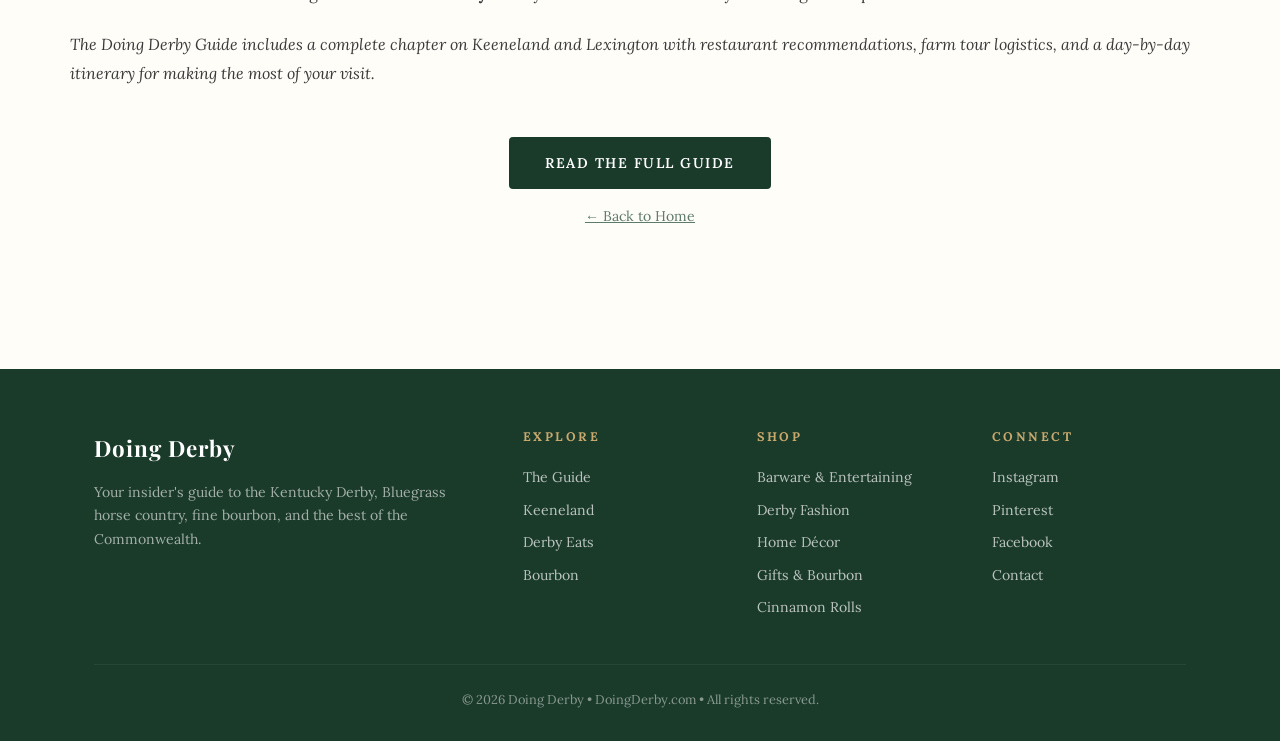
<file: keeneland.html>
<!DOCTYPE html>
<html lang="en">
<head>
  <meta charset="UTF-8">
  <meta name="viewport" content="width=device-width, initial-scale=1.0">
  <title>Keeneland &amp; Lexington — The Heart of Bluegrass Racing | Doing Derby</title>
  <meta name="description" content="Discover Keeneland Race Course and Lexington, Kentucky — the heart of Bluegrass thoroughbred racing, where the sport feels closest to its roots.">
  <link rel="preconnect" href="https://fonts.googleapis.com">
  <link rel="preconnect" href="https://fonts.gstatic.com" crossorigin>
  <link href="https://fonts.googleapis.com/css2?family=Playfair+Display:ital,wght@0,400;0,700;1,400&family=Lora:ital,wght@0,400;0,600;1,400&display=swap" rel="stylesheet">
  <link rel="icon" type="image/png" href="images/doing-derby-logo.png">
  <link rel="stylesheet" href="styles.css">
</head>
<body>

<!-- Header -->
<header class="site-header">
  <div class="container">
    <button class="nav-toggle" aria-label="Open menu" onclick="document.querySelector('.main-nav').classList.toggle('active')">
      <span></span><span></span><span></span>
    </button>
    <nav class="main-nav">
      <a href="index.html">Home</a>
      <a href="guide.html">The Guide</a>
      <a href="keeneland.html">Keeneland</a>
      <a href="churchill-food.html">Derby Eats</a>
      <a href="index.html#bourbon">Bourbon</a>
      <a href="index.html#topics">Horse Country</a>
      <a href="index.html#subscribe">Newsletter</a>
      <a href="index.html#shop" class="nav-shop-btn">Shop</a>
    </nav>
  </div>
</header>

<!-- Page Hero -->
<section class="page-hero">
  <div class="breadcrumb"><a href="index.html">Home</a> &rsaquo; Keeneland &amp; Lexington</div>
  <h1>Keeneland &amp; Lexington</h1>
  <p>The Heart of Bluegrass Racing &mdash; Where Horsemen Feel Most at Home</p>
</section>

<!-- Content -->
<section class="section">
  <div class="container page-content">

    <h2>The Jewel of the Bluegrass</h2>
    <p>
      Ask any seasoned horseman their favorite racetrack in America, and more often than not the
      answer is Keeneland. Nestled on the outskirts of Lexington, Kentucky, Keeneland Race Course
      is where the sport of thoroughbred racing feels closest to its roots &mdash; intimate, beautiful,
      and steeped in tradition.
    </p>
    <p>
      Unlike the spectacle of Churchill Downs on Derby Day, Keeneland offers something different:
      a quieter elegance, stone walls wrapped in ivy, the sound of hooves on limestone-rich soil,
      and a crowd that genuinely knows and loves the horses. The spring meet runs through April,
      with the final races wrapping up just before the first Saturday in May. It is an essential
      experience in its own right &mdash; the most organic, authentically Kentuckian racing
      you will find anywhere.
    </p>

    <h2>What Makes Keeneland Special</h2>
    <ul>
      <li><strong>No announcer during races</strong> &mdash; At Keeneland, the races unfold in a rare, atmospheric silence. You hear the crowd, the thunder of hooves, and nothing else. It's an experience unlike any other track in the world.</li>
      <li><strong>The Keeneland breakfast</strong> &mdash; Arrive early for the famed trackside breakfast, where you can watch morning workouts while enjoying biscuits, country ham, and coffee in the crisp Bluegrass air.</li>
      <li><strong>The paddock experience</strong> &mdash; Keeneland's paddock is one of the most beautiful in racing. Walk right up to the horses before each race and see these incredible athletes up close.</li>
      <li><strong>Accessible and intimate</strong> &mdash; General admission is affordable, the grounds are walkable, and the atmosphere is welcoming to newcomers and lifelong fans alike.</li>
    </ul>

    <h2>Lexington: The Horse Capital of the World</h2>
    <p>
      Lexington is a city that wears its identity with quiet pride. The University of Kentucky
      gives it youthful energy, while the surrounding horse farms give it timeless beauty. Downtown
      Lexington has blossomed into a destination for food lovers, with farm-to-table restaurants,
      craft cocktail bars, and a walkable core that makes it easy to explore on foot.
    </p>
    <p>
      Beyond the restaurants, Lexington is the gateway to Kentucky's horse country. Within a
      twenty-minute drive, you can visit world-famous farms like Claiborne, Three Chimneys,
      and Taylor Made, where Derby winners and legends of the turf are born and raised. Many farms
      offer guided tours &mdash; a rare chance to walk among thoroughbreds on some of the most
      beautiful land in America.
    </p>

    <h2>Doing Derby's Keeneland Tips</h2>
    <ul>
      <li>Arrive early for the trackside breakfast &mdash; it fills up fast, and the morning light over the track is extraordinary.</li>
      <li>Dress smart but comfortable. Keeneland is more relaxed than Derby Day, but the crowd still takes style seriously.</li>
      <li>Don't miss the Keeneland gift shop &mdash; it has some of the best equestrian and racing-themed merchandise anywhere.</li>
      <li>If you're visiting during the spring meet, plan to spend a full day. The races run from early afternoon, but the experience starts in the morning.</li>
      <li>Book a horse farm tour through <strong>Visit Horse Country</strong> &mdash; they coordinate tours at many of the region's top farms.</li>
    </ul>

    <p><em>
      The Doing Derby Guide includes a complete chapter on Keeneland and Lexington with restaurant
      recommendations, farm tour logistics, and a day-by-day itinerary for making the most of your visit.
    </em></p>

    <div style="text-align:center; margin: 48px 0 0;">
      <a href="guide.html" class="btn btn-hunter">Read the Full Guide</a>
      <div style="margin-top: 12px;">
        <a href="index.html" style="font-size:.88rem; color:var(--sage);">&larr; Back to Home</a>
      </div>
    </div>
  </div>
</section>

<!-- Footer -->
<footer class="site-footer">
  <div class="container">
    <div class="footer-grid">
      <div class="footer-brand">
        <span class="logo-text">Doing Derby</span>
        <p>Your insider's guide to the Kentucky Derby, Bluegrass horse country, fine bourbon, and the best of the Commonwealth.</p>
      </div>
      <div class="footer-col">
        <h4>Explore</h4>
        <a href="guide.html">The Guide</a>
        <a href="keeneland.html">Keeneland</a>
        <a href="churchill-food.html">Derby Eats</a>
        <a href="index.html#bourbon">Bourbon</a>
      </div>
      <div class="footer-col">
        <h4>Shop</h4>
        <a href="index.html#shop">Barware &amp; Entertaining</a>
        <a href="index.html#shop">Derby Fashion</a>
        <a href="index.html#shop">Home D&eacute;cor</a>
        <a href="index.html#shop">Gifts &amp; Bourbon</a>
        <a href="index.html#shop">Cinnamon Rolls</a>
      </div>
      <div class="footer-col">
        <h4>Connect</h4>
        <a href="#">Instagram</a>
        <a href="#">Pinterest</a>
        <a href="#">Facebook</a>
        <a href="mailto:hello@doingderby.com">Contact</a>
      </div>
    </div>
    <div class="footer-bottom">
      <p>&copy; 2026 Doing Derby &bull; DoingDerby.com &bull; All rights reserved.</p>
    </div>
  </div>
</footer>

</body>
</html>
</file>
<file: styles.css>
/* =========================================
   Doing Derby — Southern Lifestyle Brand
   ========================================= */

/* --- Reset & Base --- */
*, *::before, *::after { box-sizing: border-box; margin: 0; padding: 0; }

:root {
  --hunter:    #1a3a2a;
  --emerald:   #234233;
  --sage:      #5e7a6a;
  --gold:      #c9a96e;
  --gold-light:#dcc99a;
  --cream:     #faf5eb;
  --linen:     #f3ece0;
  --warm-white:#fffdf8;
  --burgundy:  #722f37;
  --charcoal:  #2c2c2c;
  --text:      #3a3a3a;
  --text-light:#6b6b6b;
}

html { scroll-behavior: smooth; }

body {
  font-family: 'Lora', 'Georgia', serif;
  color: var(--text);
  background: var(--warm-white);
  line-height: 1.75;
  -webkit-font-smoothing: antialiased;
}

img { max-width: 100%; height: auto; display: block; }
a { color: var(--hunter); }

h1, h2, h3, h4, h5, h6 {
  font-family: 'Playfair Display', 'Georgia', serif;
  font-weight: 700;
  line-height: 1.25;
  color: var(--hunter);
}

.container { max-width: 1140px; margin: 0 auto; padding: 0 24px; }

/* --- Utility --- */
.sr-only { position: absolute; width: 1px; height: 1px; overflow: hidden; clip: rect(0,0,0,0); }
.text-center { text-align: center; }
.section-label {
  font-family: 'Lora', serif;
  font-size: .8rem;
  letter-spacing: 3px;
  text-transform: uppercase;
  color: var(--gold);
  margin-bottom: 12px;
  display: block;
}

/* ─── Top Bar ─── */
.top-bar {
  background: var(--hunter);
  color: var(--gold-light);
  font-size: .78rem;
  letter-spacing: 1.5px;
  text-transform: uppercase;
  text-align: center;
  padding: 8px 16px;
  font-family: 'Lora', serif;
}

/* ─── Header / Nav ─── */
.site-header {
  background: var(--warm-white);
  border-bottom: 1px solid var(--linen);
  position: sticky;
  top: 0;
  z-index: 100;
}
.site-header .container {
  display: flex;
  align-items: center;
  justify-content: center;
  padding-top: 12px;
  padding-bottom: 12px;
  position: relative;
}
.logo-group {
  display: flex;
  align-items: center;
  gap: 14px;
  text-decoration: none;
}
.logo-group img {
  width: 52px;
  height: 52px;
  border-radius: 50%;
}
.logo-text {
  font-family: 'Playfair Display', serif;
  font-size: 1.6rem;
  font-weight: 700;
  color: var(--hunter);
  letter-spacing: 1px;
}
.logo-tagline {
  display: block;
  font-family: 'Lora', serif;
  font-size: .65rem;
  letter-spacing: 2.5px;
  text-transform: uppercase;
  color: var(--sage);
  margin-top: -2px;
}

/* Main nav */
.main-nav { display: flex; align-items: center; gap: 28px; }
.main-nav a {
  font-family: 'Lora', serif;
  font-size: .85rem;
  letter-spacing: 1.5px;
  text-transform: uppercase;
  color: var(--charcoal);
  text-decoration: none;
  position: relative;
  padding-bottom: 2px;
  transition: color .25s;
}
.main-nav a::after {
  content: '';
  position: absolute;
  left: 0;
  bottom: -2px;
  width: 0;
  height: 2px;
  background: var(--gold);
  transition: width .3s ease;
}
.main-nav a:hover { color: var(--hunter); }
.main-nav a:hover::after { width: 100%; }

/* Shop button in nav */
.nav-shop-btn {
  background: var(--hunter);
  color: #fff !important;
  padding: 9px 22px;
  border-radius: 4px;
  font-weight: 600;
  transition: background .25s;
}
.nav-shop-btn:hover { background: var(--emerald); }
.nav-shop-btn::after { display: none !important; }

/* Mobile nav toggle */
.nav-toggle { display: none; background: none; border: none; cursor: pointer; padding: 8px; }
.nav-toggle span {
  display: block;
  width: 26px;
  height: 2px;
  background: var(--hunter);
  margin: 5px 0;
  border-radius: 2px;
  transition: .3s;
}

/* ─── Hero ─── */
.hero {
  background: 
    linear-gradient(rgba(120,160,120,.35), rgba(120,160,120,.40)),
    url("HeroHorsePhoto.png") center center / cover no-repeat;
  color: #fff;
  text-align: center;
  padding: 180px 0 140px;;
  position: relative;
  overflow: hidden;
}
.hero::before {
 display: none;
}
.hero h1 {
  font-family: 'Playfair Display', serif;
  font-size: 3.4rem;
  color: #fff;
  margin-bottom: 8px;
  position: relative;
}
.hero .hero-sub {
  font-family: 'Lora', serif;
  font-size: 1.15rem;
  color: var(--gold-light);
  letter-spacing: 3px;
  text-transform: uppercase;
  margin-bottom: 28px;
  position: relative;
}
.hero p {
  font-size: 1.15rem;
  max-width: 640px;
  margin: 0 auto 36px;
  line-height: 1.8;
  opacity: .92;
  position: relative;
}
.hero-divider {
  width: 60px;
  height: 2px;
  background: var(--gold);
  margin: 0 auto 28px;
  position: relative;
}

/* ─── Hero Banner ─── */
.hero-banner {
  width: 100%;
  padding: 0 24px;
  position: relative;
}
.hero-banner-inner {
  max-width: 900px;
  margin: 0 auto;
  text-align: center;
}
.hero-banner-content {
  display: flex;
  align-items: center;
  justify-content: center;
  gap: 24px;
  padding: 8px 0;
}
.hero-banner-left,
.hero-banner-right {
  font-family: 'Playfair Display', serif;
  font-weight: 700;
  color: var(--gold);
  min-width: 80px;
}
.hero-banner-est {
  font-size: 1rem;
  letter-spacing: 3px;
  text-transform: uppercase;
  font-style: italic;
  color: var(--gold-light);
}
.hero-banner-year {
  font-size: 1.3rem;
  letter-spacing: 4px;
  color: var(--gold);
}
.hero-banner-center {
  display: flex;
  flex-direction: column;
  align-items: center;
  gap: 0;
}
.dd-monogram-svg {
  width: 110px;
  height: 102px;
  display: block;
  margin: 0 auto;
  filter: drop-shadow(0 2px 8px rgba(0,0,0,.25));
}
.hero-banner-name {
  font-family: 'Alex Brush', cursive;
  font-size: 4.6rem;
  font-weight: 400;
  font-style: italic;
  color: #fff;
  letter-spacing: .5x;
  text-shadow:
     0 2px 12px rgba(0,0,0,.55)
     0 0 30px rgba(201,169,110,.25);
  text-transform: none;
  margin: 0;
  line-height: 1;
}
.hero-banner-rule {
  height: 2px;
  background: linear-gradient(90deg, transparent 0%, var(--gold) 20%, var(--gold) 80%, transparent 100%);
  margin: 6px 0;
}
.hero-banner-rule--thin {
  height: 1px;
  opacity: .5;
}
.hero-banner-subtitle {
  font-family: 'Lora', serif;
  font-size: .82rem;
  letter-spacing: 4px;
  text-transform: uppercase;
  color: var(--gold-light);
  padding: 10px 0;
}
/* Hero logo styling */
.hero-banner-center {
  display:flex;
  flex-direction:column;
  align-items:center;
  gap:8px;
}

.hero-logo-image{
  width:220px;
  max-width:100%;
  height:auto;
  display:block;
  margin:0 auto 10px;
  filter:drop-shadow(0 4px 10px rgba(0,0,0,.18));
}


/* Hero centered layout */
.hero-centered {
  max-width: 1140px;
  margin: 0 auto;
  padding: 0 24px;
  text-align: center;
  display: flex;
  flex-direction: column;
  align-items: center;
}
.hero-centered .hero-bullets { 
  list-style: none;
  margin: 28px 0 36px;
  padding: 0;
  columns: 2;
  column-gap: 56px;
  text-align: left;
}
.hero-centered .hero-bullets li {
  font-family: 'Lora', serif;
  font-size: .88rem;
  color: rgba (255,255,255,.92);
  padding: 7px 0;
  padding-left: 26px;
  position: relative;
  break-inside: avoid;
  text-transform: uppercase;
  letter-spacing: 1.5px;
  font-weight: 600;
}
.hero-centered .hero-bullets li::before {
  content: '';
  position: absolute;
  left: 0;
  top: 9px;
  width: 14px;
  height: 14px;
  background: url('images/dogwood-bullet-gold.svg') no-repeat center / contain;
}

/* Buttons */
.btn {
  display: inline-block;
  padding: 14px 36px;
  border-radius: 4px;
  font-family: 'Lora', serif;
  font-size: .88rem;
  letter-spacing: 1.5px;
  text-transform: uppercase;
  text-decoration: none;
  font-weight: 600;
  transition: all .3s ease;
  cursor: pointer;
  border: none;
}
.btn-gold {
  background: var(--gold);
  color: var(--hunter);
}
.btn-gold:hover { background: var(--gold-light); transform: translateY(-1px); }
.btn-outline {
  background: transparent;
  color: #fff;
  border: 2px solid rgba(255,255,255,.5);
}
.btn-outline:hover {
  border-color: var(--gold);
  color: var(--gold);
}
.btn-hunter {
  background: var(--hunter);
  color: #fff;
}
.btn-hunter:hover { background: var(--emerald); transform: translateY(-1px); }
.btn-burgundy {
  background: var(--burgundy);
  color: #fff;
}
.btn-burgundy:hover { opacity: .9; transform: translateY(-1px); }
.hero-buttons { display: flex; gap: 16px; justify-content: center; flex-wrap: wrap; position: relative; }

/* Dogwood flower bullets — for use on light backgrounds */
.dogwood-bullets li::before {
  content: '';
  position: absolute;
  left: 0;
  top: 6px;
  width: 14px;
  height: 14px;
  background: url('images/dogwood-bullet.svg') no-repeat center / contain;
}

/* ─── Section Spacing ─── */
.section {
  padding: 80px 0;
}
.section--cream { background: var(--cream); }
.section--linen { background: var(--linen); }
.section--hunter { background: var(--hunter); color: #fff; }
.section--hunter h2,
.section--hunter h3 { color: #fff; }

.section-header {
  text-align: center;
  max-width: 680px;
  margin: 0 auto 50px;
}
.section-header h2 {
  font-size: 2.2rem;
  margin-bottom: 16px;
}
.section-header p {
  font-size: 1.05rem;
  color: var(--text-light);
  line-height: 1.8;
}
.section--hunter .section-header p { color: var(--gold-light); }

.gold-rule {
  width: 50px;
  height: 2px;
  background: var(--gold);
  margin: 0 auto 20px;
  border: none;
}

/* ─── Guide Preview ─── */
.guide-preview {
  display: grid;
  grid-template-columns: 1fr 1fr;
  gap: 60px;
  align-items: center;
}
.guide-mockup {
  background: var(--hunter);
  border-radius: 8px;
  padding: 48px 36px;
  color: #fff;
  text-align: center;
  box-shadow: 0 24px 60px rgba(0,0,0,.15);
  position: relative;
}
.guide-mockup::before {
  content: '';
  position: absolute;
  inset: 8px;
  border: 1px solid var(--gold);
  border-radius: 4px;
  opacity: .3;
  pointer-events: none;
}
.guide-mockup h3 {
  font-size: 1.8rem;
  color: var(--gold);
  margin-bottom: 8px;
}
.guide-mockup-logo {
  width: 140px;
  height: 140px;
  border-radius: 50%;
  object-fit: cover;
  margin: 0 auto 16px;
}
.guide-mockup .guide-subtitle {
  font-size: .88rem;
  color: var(--gold-light);
  letter-spacing: 2px;
  text-transform: uppercase;
  margin-bottom: 20px;
}
.guide-mockup p {
  font-size: .95rem;
  opacity: .85;
  line-height: 1.7;
}

.guide-content h2 {
  font-size: 2rem;
  margin-bottom: 18px;
}
.guide-content > p {
  margin-bottom: 20px;
  line-height: 1.85;
}

.toc-preview {
  list-style: none;
  margin: 24px 0 32px;
}
.toc-preview li {
  padding: 12px 0;
  border-bottom: 1px solid var(--linen);
  display: flex;
  align-items: baseline;
  gap: 14px;
  font-size: .97rem;
}
.toc-preview li:last-child { border-bottom: none; }
.toc-num {
  font-family: 'Playfair Display', serif;
  font-weight: 700;
  color: var(--gold);
  font-size: 1.1rem;
  min-width: 28px;
}

/* ─── Content Topics Grid ─── */
.topics-grid {
  display: grid;
  grid-template-columns: repeat(3, 1fr);
  gap: 32px;
}
.topic-card {
  background: var(--warm-white);
  border-radius: 8px;
  padding: 36px 28px;
  text-align: center;
  border: 1px solid var(--linen);
  transition: transform .3s, box-shadow .3s;
}
.topic-card:hover {
  transform: translateY(-4px);
  box-shadow: 0 12px 32px rgba(0,0,0,.08);
}
.topic-icon {
  font-size: 2.4rem;
  margin-bottom: 16px;
  display: block;
}
.topic-card h3 {
  font-size: 1.15rem;
  margin-bottom: 10px;
}
.topic-card p {
  font-size: .92rem;
  color: var(--text-light);
  line-height: 1.7;
}

/* ─── Featured Product (Cinnamon Rolls) ─── */
.product-spotlight {
  display: grid;
  grid-template-columns: 1fr 1fr;
  gap: 60px;
  align-items: center;
}
.product-image-wrap {
  background: var(--linen);
  border-radius: 12px;
  aspect-ratio: 4/3;
  display: flex;
  align-items: center;
  justify-content: center;
  position: relative;
  overflow: hidden;
}
.product-image-placeholder {
  text-align: center;
  padding: 40px;
}
.product-image-placeholder .placeholder-icon {
  font-size: 4rem;
  display: block;
  margin-bottom: 12px;
}
.product-image-placeholder span {
  font-family: 'Lora', serif;
  font-size: .85rem;
  color: var(--sage);
  letter-spacing: 1px;
}
.product-info h2 {
  font-size: 2rem;
  margin-bottom: 12px;
}
.product-info .product-tagline {
  font-style: italic;
  color: var(--gold);
  font-size: 1.05rem;
  margin-bottom: 20px;
}
.product-info p {
  margin-bottom: 18px;
  line-height: 1.85;
}
.product-details {
  list-style: none;
  margin: 20px 0 28px;
}
.product-details li {
  padding: 6px 0;
  font-size: .93rem;
  color: var(--text);
  display: flex;
  align-items: center;
  gap: 10px;
}
.product-details li::before {
  content: '\2727';
  color: var(--gold);
  font-size: 1rem;
}

/* ─── Shop Grid ─── */
.shop-grid {
  display: grid;
  grid-template-columns: repeat(3, 1fr);
  gap: 28px;
}
.shop-card {
  background: var(--warm-white);
  border: 1px solid var(--linen);
  border-radius: 10px;
  padding: 32px 26px 28px;
  text-align: center;
  transition: transform .3s, box-shadow .3s;
  display: flex;
  flex-direction: column;
}
.shop-card:hover {
  transform: translateY(-4px);
  box-shadow: 0 12px 36px rgba(0,0,0,.08);
}
.shop-card--featured {
  background: var(--hunter);
  border-color: var(--hunter);
  color: #fff;
}
.shop-card--featured h3 { color: var(--gold); }
.shop-card--featured .shop-card-list li { color: rgba(255,255,255,.85); }
.shop-card--featured .shop-card-list li::before { color: var(--gold-light); }
.shop-card-icon {
  font-size: 2.2rem;
  display: block;
  margin-bottom: 14px;
}
.shop-card h3 {
  font-size: 1.1rem;
  margin-bottom: 14px;
  color: var(--hunter);
}
.shop-card-list {
  list-style: none;
  text-align: left;
  margin: 0 0 20px;
  padding: 0;
  flex: 1;
}
.shop-card-list li {
  font-size: .86rem;
  color: var(--text-light);
  padding: 4px 0;
  padding-left: 16px;
  position: relative;
  line-height: 1.6;
}
.shop-card-list li::before {
  content: '\2727';
  position: absolute;
  left: 0;
  color: var(--gold);
  font-size: .8rem;
}
.btn-sm {
  padding: 10px 24px;
  font-size: .8rem;
}

/* ─── Shopify Banner ─── */
.shopify-banner {
  max-width: 760px;
  margin: 0 auto;
  text-align: center;
}
.shopify-banner h2 {
  font-size: 1.8rem;
  margin-bottom: 16px;
}
.shopify-banner p {
  font-size: 1rem;
  color: var(--text-light);
  line-height: 1.85;
  margin-bottom: 20px;
}
.shopify-features {
  list-style: none;
  display: flex;
  justify-content: center;
  gap: 32px;
  margin: 0 0 28px;
  padding: 0;
}
.shopify-features li {
  font-family: 'Lora', serif;
  font-size: .85rem;
  color: var(--text);
  letter-spacing: .5px;
}
.shopify-features li::before {
  content: '\2713';
  color: var(--gold);
  margin-right: 8px;
  font-weight: 700;
}

/* ─── Bourbon & Lifestyle Section ─── */
.lifestyle-grid {
  display: grid;
  grid-template-columns: repeat(2, 1fr);
  gap: 32px;
}
.lifestyle-card {
  background: rgba(255,255,255,.06);
  border: 1px solid rgba(255,255,255,.12);
  border-radius: 8px;
  padding: 36px 28px;
  transition: background .3s;
}
.lifestyle-card:hover { background: rgba(255,255,255,.1); }
.lifestyle-card h3 {
  font-size: 1.2rem;
  margin-bottom: 10px;
  color: var(--gold);
}
.lifestyle-card p {
  font-size: .93rem;
  line-height: 1.75;
  opacity: .88;
}

/* ─── Testimonial / Pull Quote ─── */
.pull-quote {
  text-align: center;
  max-width: 760px;
  margin: 0 auto;
  padding: 20px 0;
}
.pull-quote blockquote {
  font-family: 'Playfair Display', serif;
  font-size: 1.8rem;
  font-style: italic;
  color: var(--hunter);
  line-height: 1.5;
  margin-bottom: 20px;
}
.pull-quote cite {
  font-family: 'Lora', serif;
  font-size: .85rem;
  letter-spacing: 2px;
  text-transform: uppercase;
  color: var(--gold);
  font-style: normal;
}

/* ─── Newsletter ─── */
.newsletter-form {
  display: flex;
  gap: 12px;
  max-width: 480px;
  margin: 0 auto;
}
.newsletter-form input[type="email"] {
  flex: 1;
  padding: 14px 18px;
  border: 1px solid var(--linen);
  border-radius: 4px;
  font-family: 'Lora', serif;
  font-size: .92rem;
  background: var(--warm-white);
  color: var(--text);
}
.newsletter-form input[type="email"]:focus {
  outline: none;
  border-color: var(--gold);
}

/* ─── Footer ─── */
.site-footer {
  background: var(--hunter);
  color: rgba(255,255,255,.8);
  padding: 60px 0 30px;
}
.footer-grid {
  display: grid;
  grid-template-columns: 2fr 1fr 1fr 1fr;
  gap: 40px;
  margin-bottom: 40px;
}
.footer-brand .logo-text { color: #fff; font-size: 1.4rem; }
.footer-brand p {
  font-size: .88rem;
  line-height: 1.7;
  opacity: .75;
  margin-top: 12px;
}
.footer-col h4 {
  font-family: 'Lora', serif;
  font-size: .78rem;
  letter-spacing: 2.5px;
  text-transform: uppercase;
  color: var(--gold);
  margin-bottom: 16px;
}
.footer-col a {
  display: block;
  color: rgba(255,255,255,.7);
  text-decoration: none;
  font-size: .88rem;
  padding: 4px 0;
  transition: color .2s;
}
.footer-col a:hover { color: var(--gold); }
.footer-bottom {
  border-top: 1px solid rgba(255,255,255,.1);
  padding-top: 24px;
  text-align: center;
  font-size: .8rem;
  opacity: .6;
}

/* ─── Inner Page Styles ─── */
.page-hero {
  background: linear-gradient(160deg, var(--hunter), var(--emerald));
  color: #fff;
  padding: 70px 24px 60px;
  text-align: center;
}
.page-hero h1 { color: #fff; font-size: 2.6rem; margin-bottom: 12px; }
.page-hero p { color: var(--gold-light); font-size: 1.05rem; max-width: 600px; margin: 0 auto; }

.page-content {
  padding: 60px 0;
}
.page-content .container { max-width: 800px; }
.page-content h2 {
  font-size: 1.6rem;
  margin: 40px 0 16px;
}
.page-content h2:first-child { margin-top: 0; }
.page-content p {
  margin-bottom: 18px;
  line-height: 1.85;
}
.page-content ul, .page-content ol {
  margin: 0 0 18px 24px;
}
.page-content li {
  padding: 4px 0;
  line-height: 1.8;
}

.breadcrumb {
  font-size: .82rem;
  color: rgba(255,255,255,.7);
  margin-bottom: 16px;
}
.breadcrumb a { color: var(--gold-light); text-decoration: none; }
.breadcrumb a:hover { text-decoration: underline; }

/* Guide chapter preview list (inner page) */
.chapter-list {
  list-style: none;
  counter-reset: chapter;
}
.chapter-list li {
  counter-increment: chapter;
  padding: 20px 0;
  border-bottom: 1px solid var(--linen);
}
.chapter-list li::before {
  content: 'Chapter ' counter(chapter);
  display: block;
  font-family: 'Lora', serif;
  font-size: .75rem;
  letter-spacing: 2px;
  text-transform: uppercase;
  color: var(--gold);
  margin-bottom: 4px;
}
.chapter-list h3 {
  font-size: 1.2rem;
  margin-bottom: 6px;
}
.chapter-list p {
  font-size: .92rem;
  color: var(--text-light);
  margin-bottom: 0;
}

/* ─── Derby Tip Callout ─── */
.derby-tip {
  background: var(--cream);
  border-left: 4px solid var(--gold);
  border-radius: 0 8px 8px 0;
  padding: 28px 32px;
  margin: 36px 0;
}
.derby-tip h4 {
  font-family: 'Lora', serif;
  font-size: .78rem;
  letter-spacing: 2.5px;
  text-transform: uppercase;
  color: var(--gold);
  margin-bottom: 10px;
}
.derby-tip p {
  font-size: .95rem;
  color: var(--text);
  line-height: 1.8;
  margin-bottom: 0;
}

/* ─── Guide Epigraph ─── */
.guide-epigraph {
  font-family: 'Playfair Display', serif;
  font-size: 1.5rem;
  font-style: italic;
  color: var(--hunter);
  line-height: 1.6;
  margin: 0;
}
.guide-subtitle-banner {
  padding: 40px 0;
}

/* ─── Photo Placeholders ─── */
.photo-feature {
  max-width: 1140px;
  margin: 0 auto;
  padding: 0 24px;
}
.photo-placeholder {
  background: linear-gradient(135deg, var(--linen) 0%, var(--cream) 100%);
  border: 2px dashed var(--gold-light);
  border-radius: 8px;
  display: flex;
  align-items: center;
  justify-content: center;
  position: relative;
  overflow: hidden;
}
.photo-placeholder--wide {
  height: 320px;
  margin-bottom: 0;
}
.photo-placeholder--half {
  height: 240px;
}
.photo-placeholder-label {
  font-family: 'Lora', serif;
  font-size: .85rem;
  color: var(--sage);
  letter-spacing: 1px;
  font-style: italic;
  text-align: center;
  padding: 20px;
}
.photo-feature-inline {
  margin: 32px 0;
}
.photo-placeholder-grid {
  display: grid;
  grid-template-columns: 1fr 1fr;
  gap: 24px;
}

/* ─── Responsive ─── */
@media (max-width: 900px) {
  .guide-preview,
  .product-spotlight { grid-template-columns: 1fr; gap: 40px; }
  .shop-grid { grid-template-columns: repeat(2, 1fr); }
  .shopify-features { flex-direction: column; gap: 8px; }
  .topics-grid { grid-template-columns: repeat(2, 1fr); }
  .lifestyle-grid { grid-template-columns: 1fr; }
  .footer-grid { grid-template-columns: repeat(2, 1fr); }
  .hero h1 { font-size: 2.4rem; }
  .hero-banner-name { font-size: 2.8rem; letter-spacing: 1px; }
  .dd-monogram-svg { width: 100px; height: 85px; }
  .hero-banner-content { gap: 18px; }
  .hero-banner-left, .hero-banner-right { min-width: 60px; }
  .hero-banner-year { font-size: 1.1rem; }
  .photo-placeholder-grid { grid-template-columns: 1fr; }
  .photo-placeholder--wide { height: 240px; }
}

@media (max-width: 640px) {
  .main-nav {
    display: none;
    flex-direction: column;
    position: absolute;
    top: 100%;
    left: 0;
    right: 0;
    background: var(--warm-white);
    padding: 20px 24px;
    border-bottom: 1px solid var(--linen);
    gap: 16px;
    box-shadow: 0 8px 24px rgba(0,0,0,.08);
  }
  .main-nav.active { display: flex; }
  .nav-toggle { display: block; position: absolute; right: 24px; }
  .guide-epigraph { font-size: 1.15rem; }
  .photo-placeholder--wide { height: 180px; }
  .photo-placeholder--half { height: 160px; }
  .topics-grid { grid-template-columns: 1fr; }
  .shop-grid { grid-template-columns: 1fr; }
  .footer-grid { grid-template-columns: 1fr; }
  .hero { padding: 40px 0; }
  .hero h1 { font-size: 2rem; }
  .hero-banner-name { font-size: 2.2rem; letter-spacing: 0.5px; }
  .dd-monogram-svg { width: 80px; height: 68px; }
  .hero-banner-content { gap: 12px; flex-wrap: wrap; }
  .hero-banner-left, .hero-banner-right { min-width: auto; }
  .hero-banner-est { font-size: .8rem; }
  .hero-banner-year { font-size: .95rem; letter-spacing: 3px; }
  .hero-banner-subtitle { font-size: .72rem; letter-spacing: 2.5px; }
  .hero-centered .hero-bullets { columns: 1; }
  .hero-centered .hero-bullets li { font-size: .8rem; letter-spacing: 1px; }
  .hero-logo-group { flex-direction: column; text-align: center; gap: 10px; }
  .hero-buttons { justify-content: center; }
  .section { padding: 50px 0; }
  .newsletter-form { flex-direction: column; }
}
/* =========================================
   Doing Derby updates for revised homepage
   Paste at the very bottom of styles.css
   ========================================= */

/* Topic card editorial links */
.text-link {
  display: inline-block;
  margin-top: 14px;
  font-family: 'Lora', serif;
  font-size: .82rem;
  letter-spacing: 1.4px;
  text-transform: uppercase;
  text-decoration: none;
  color: var(--hunter);
  font-weight: 600;
  position: relative;
  transition: color .25s ease;
}

.text-link::after {
  content: '';
  display: block;
  width: 100%;
  height: 1px;
  background: var(--gold);
  margin-top: 6px;
  transform: scaleX(.55);
  transform-origin: left center;
  transition: transform .25s ease;
}

.text-link:hover {
  color: var(--emerald);
}

.text-link:hover::after {
  transform: scaleX(1);
}

/* Daily tips section button spacing refinement */
#daily-tips .hero-buttons {
  margin-top: 28px;
}

/* Slightly more breathing room in topic cards with links */
.topic-card {
  display: flex;
  flex-direction: column;
  justify-content: space-between;
}

/* Make topic card paragraphs a little more graceful */
.topic-card p {
  margin-bottom: 8px;
}

/* Footer links for external/social items */
.footer-col a[target="_blank"] {
  position: relative;
}

/* Better spacing on guide preview for revised content */
.guide-content .btn {
  margin-top: 8px;
}

/* Smooth spacing for shop cards */
.shop-card .btn {
  margin-top: 10px;
  align-self: center;
}

/* Optional polish for section headers on lighter backgrounds */
.section-header p {
  max-width: 760px;
  margin-left: auto;
  margin-right: auto;
}

/* Slightly more elegant mobile spacing for revised nav */
@media (max-width: 640px) {
  .main-nav a {
    font-size: .9rem;
    letter-spacing: 1.2px;
  }

  .text-link {
    font-size: .8rem;
  }

  #daily-tips .hero-buttons {
    gap: 12px;
  }
}
</file>
